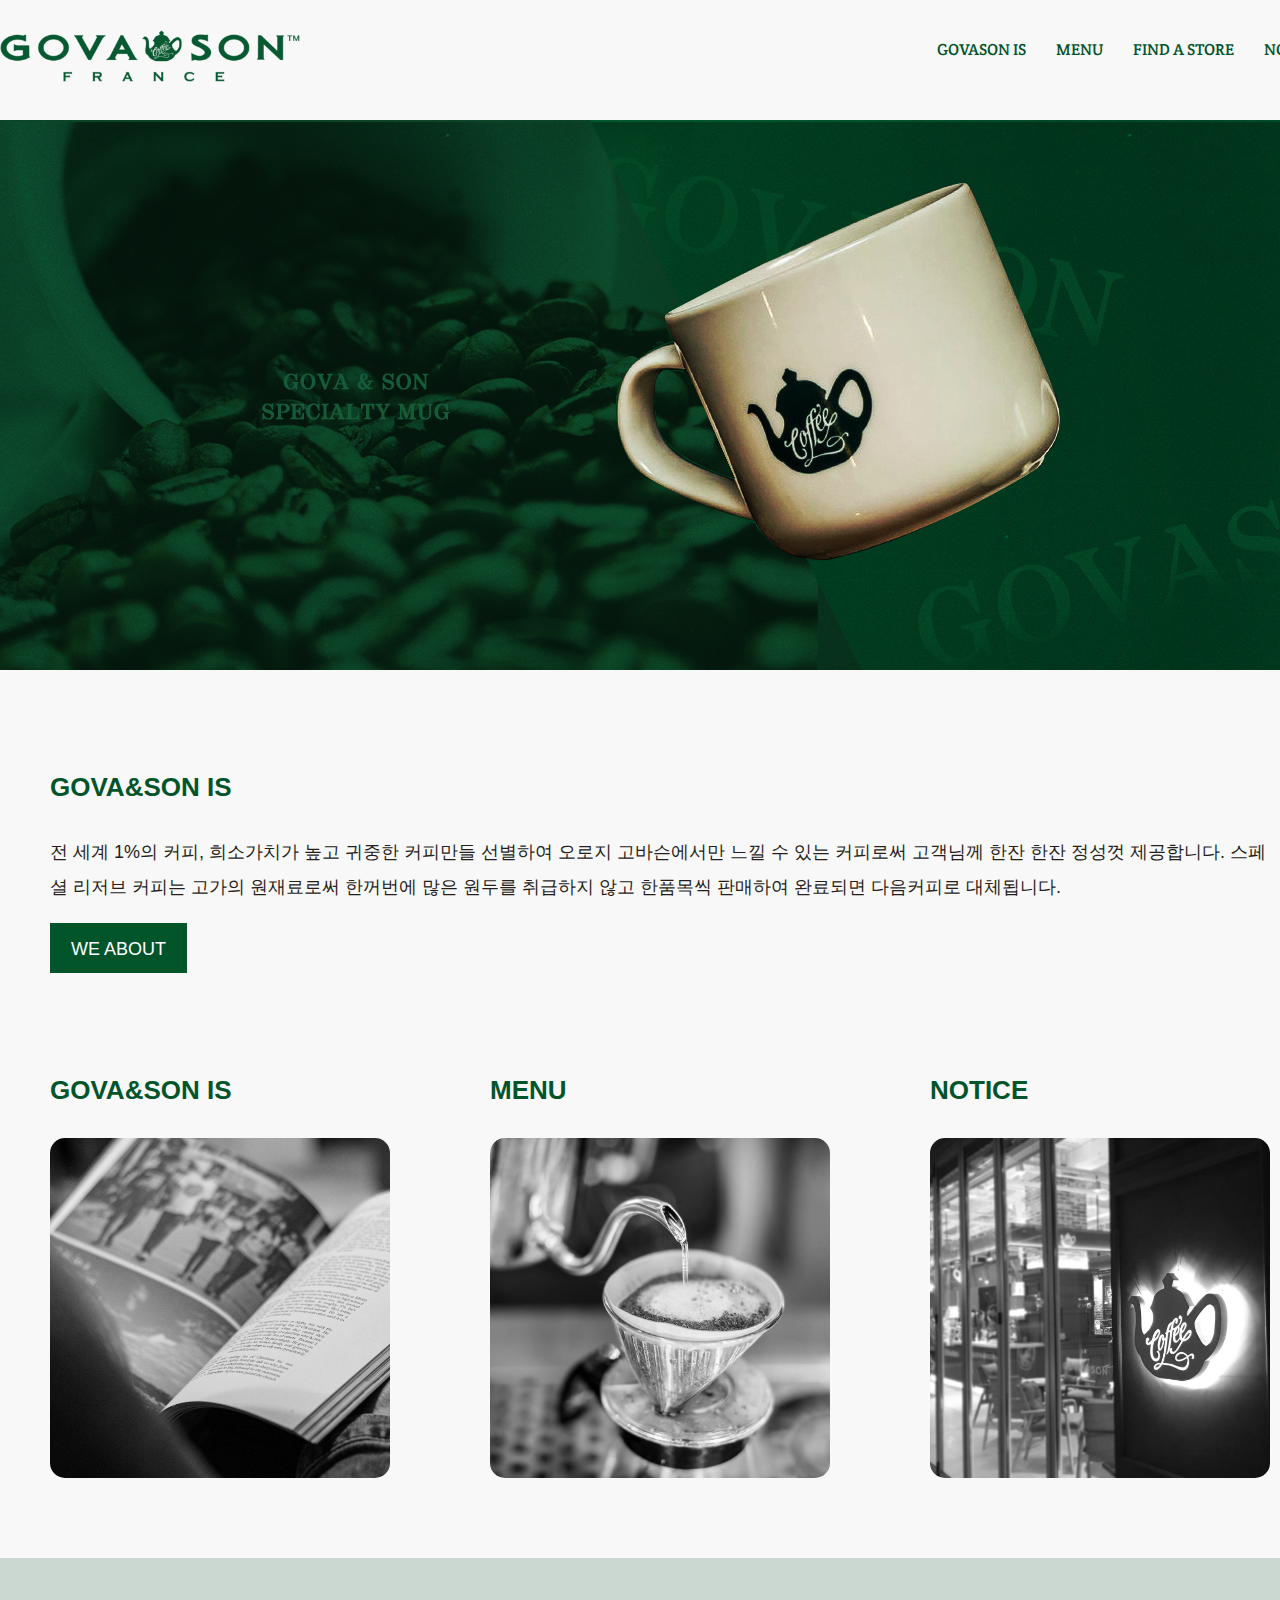
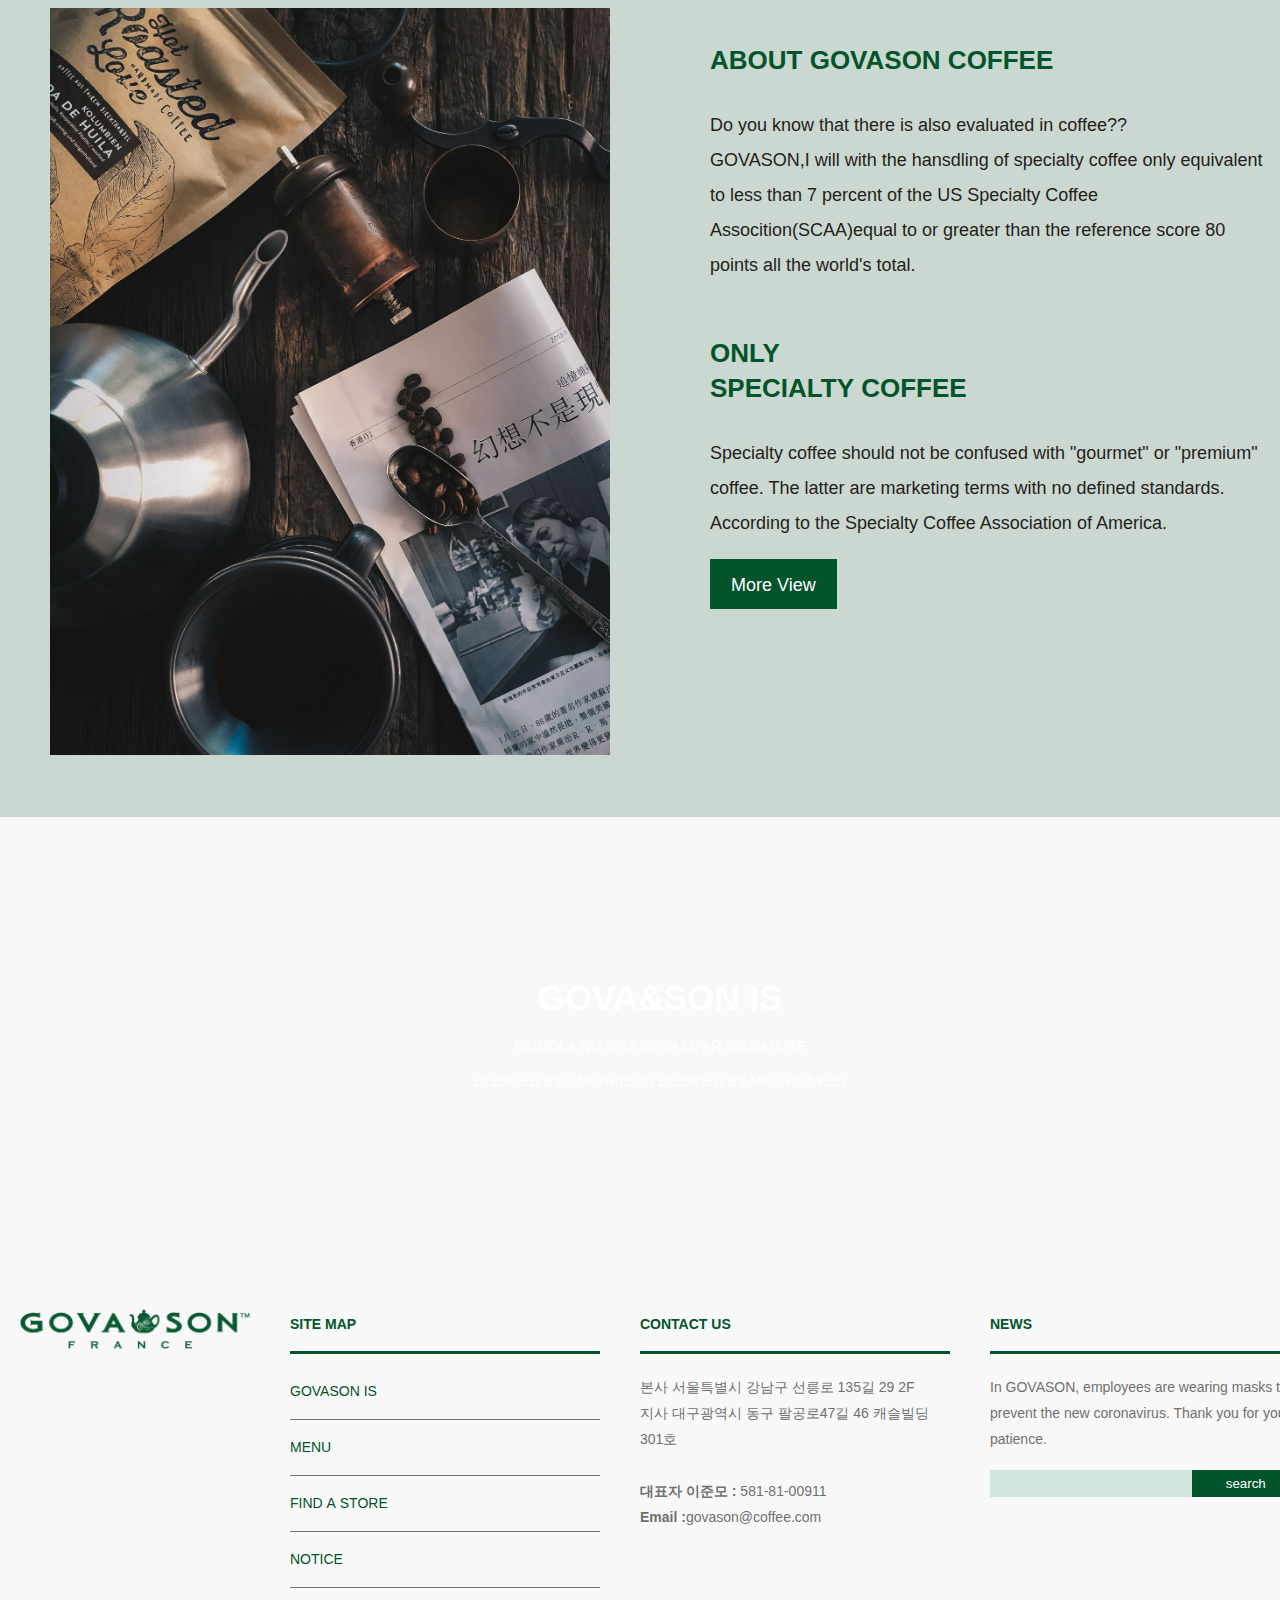
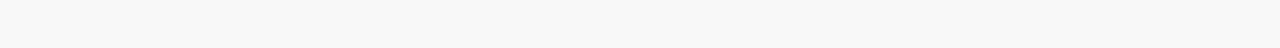
<file: index.html>
<!DOCTYPE html>
 <html lang="en">
 <head>
    <meta charset="UTF-8">
    <title>고바슨</title>
    <link rel="stylesheet" href="css/style.css">
    <script src="js/jquery.min.js"></script>
    <script src="js/common.js"></script>
     <!--[if lt IE 9]>
       <script src = "http://html5shiv.googlecode.com/svn/trunk/html5.js"></script>
     <![endif]-->
 </head>
 <body>
   <div id="wrap">
    <header id="header">
      <a href="index.html"><h1 id="top_logo"></h1></a>
      <nav id="top_nav">
        <ul>
          <li><a href="company/introduce.html">GOVASON&nbsp;IS</a>
            <ul class="sub_menu">
              <li><a href="company/introduce.html">We&nbsp;about</a></li>
              <li><a href="company/ci.html">BI</a></li>
              <li><a href="company/history.html">Coffee&nbsp;History</a></li>
            </ul>
          </li>
          <li><a href="product/product.html">MENU</a></li>
          <li><a href="gallery/gallery.html">FIND&nbsp;A&nbsp;STORE</a></li>
          <li><a href="community/notice.html">NOTICE</a>
          </li>
        </ul>
      </nav>
    </header>
    <main>
      <!--메인배너-->
      <div class="mainbanner"></div>
      <!--컨텐츠 영역-->
      <div class="container">
        <div class="content">
          <div class="inner">
            <div class="box Xitems_2">
              <div class="items">
                <h3 class="title">GOVA&SON&nbsp;IS</h3>
                <p>
                  전 세계 1%의 커피, 희소가치가 높고 귀중한 커피만들 선별하여
                  오로지 고바슨에서만 느낄 수 있는 커피로써 고객님께 한잔 한잔
                  정성껏 제공합니다. 스페셜 리저브 커피는 고가의 원재료로써
                  한꺼번에 많은 원두를 취급하지 않고 한품목씩 판매하여 완료되면
                  다음커피로 대체됩니다.
                </p>
                <a href="company/introduce.html" class="gbtn">WE ABOUT</a>
              </div>
            </div>
          </div>
          <div class="inner">
            <div class="box Xitems_2">

              <div class="items main_2">
                <h3 class="title">GOVA&SON&nbsp;IS</h3>
                <div class="post">
                  <img src="img/main/govasonIS.jpg" alt="thumb02" class="img-margin hover">
                  <div class="post_txt">
                    <p class="sub_dd">
                       고바슨은 미국 스페셜티커피협회(SCAA)기준 점수
                       80점 이상의 스페셜티 커피만을 취급합니다.
                    </p>
                    <a href="company/introduce.html" class="gbtn">MORE</a>
                  </div>
                </div>
              </div>
              <div class="items main_2">
                <h3 class="title">MENU</h3>
                <div class="post">
                  <img src="img/main/menu.jpg" alt="thumb02" class="img-margin">
                  <div class="post_txt">
                    <p class="sub_dd">
                       고바슨만의 짙은 커피향과 깊은 맛을 느낄 수 있는 커피와, 완벽한 조화를 이루는 디저트 메뉴를 만나보세요.
                    </p>
                    <a href="product/product.html" class="gbtn">MORE</a>
                  </div>
                </div>
              </div>
              <div class="items main_2">
                <h3 class="title">NOTICE</h3>
                <div class="post">
                  <img src="img/main/notice.jpg" alt="thumb02" class="img-margin hover">
                  <div class="post_txt">
                    <p class="sub_dd">
                       고바슨의 소식과 다양한 이벤트를 확인하실 수있습니다.
                    </p>
                    <a href="community/notice.html" class="gbtn">MORE</a>
                  </div>
                </div>
              </div>
            </div>
          </div>
          <div class="inner">
            <div class="box items_2 bg-gray">
              <div class="items">
                <img src="img/main/about_dd.jpg" alt="thumb02">
              </div>
              <div class="items">
                <br>
                <h3 class="title">ABOUT&nbsp;GOVASON&nbsp;COFFEE</h3>
                <p>Do you know that there is also evaluated in coffee??<br>
                GOVASON,I will with the hansdling of specialty coffee only equivalent to less than 7 percent of the US Specialty Coffee Assocition(SCAA)equal to or greater than the reference score 80 points all the world's total.
                </p>
                <br>
                <h3 class="title">ONLY<br>SPECIALTY&nbsp;COFFEE</h3>
                <p>
                  Specialty coffee should not be confused with "gourmet" or "premium" coffee.
                  The latter are marketing terms with no defined standards. According to the Specialty Coffee Association of America.
                </p>
                <a href="product/product.html" class="gbtn">More View</a>
              </div>
            </div>
          </div>
          <div class="inner">
              <h3 class="title">GOVA&SON&nbsp;IS</h3>
              <p>
                MOMOLA-ND 2019 GOVA&D'AR SIGNATURE<br>
                BLENDED BY J.MORRISON BLENDED BY MACHIDA KEN
              </p>
          </div>
        </div>
      </div>
    </main>
    <footer id="footer">
      <div class="footer_top">
        <!-- footer 상단 영역 -->
        <div class="container">
          <div class="row">
            <div class="column footer_logo">
              <!-- footer logo -->
              <h3><img src="img/govason_logo.png" alt="logo"></h3>
            </div>
            <div class="column">
              <!-- site map -->
              <h4>site map</h4>
              <ul>
                <li><a href="company/introduce.html">GOVASON&nbsp;IS</a></li>
                <li><a href="product/product.html">MENU</a></li>
                <li><a href="gallery/gallery.html">FIND&nbsp;A&nbsp;STORE</a></li>
                <li><a href="community/notice.html">NOTICE</a></li>
              </ul>
            </div>
            <div class="column">
              <!-- contact us -->
              <h4>CONTACT&nbsp;US</h4>
              <p>
                본사 서울특별시 강남구 선릉로 135길 29 2F<br>
                지사 대구광역시 동구 팔공로47길 46 캐슬빌딩 301호 <br>
                 <br>
                <strong>대표자 이준모&nbsp;:</strong><a href="tel:+82-1600-7252">
                  581-81-00911
                </a><br>
                <strong>Email&nbsp;:</strong><a href="mailto:mymail@naver.com">govason@coffee.com</a><br>
              </p>
            </div>
            <div class="column news">
              <!-- news -->
              <h4>news</h4>
              <p>
                In GOVASON, employees are wearing masks to
                prevent the new coronavirus.
                Thank you for you patience.
              </p>
              <form action="">
                <input type="search" name="search"><input type="submit" value="search">
              </form>
            </div>
          </div>
        </div>
      </div>
    </footer>
   </div>
 </body>
 </html>
</file>
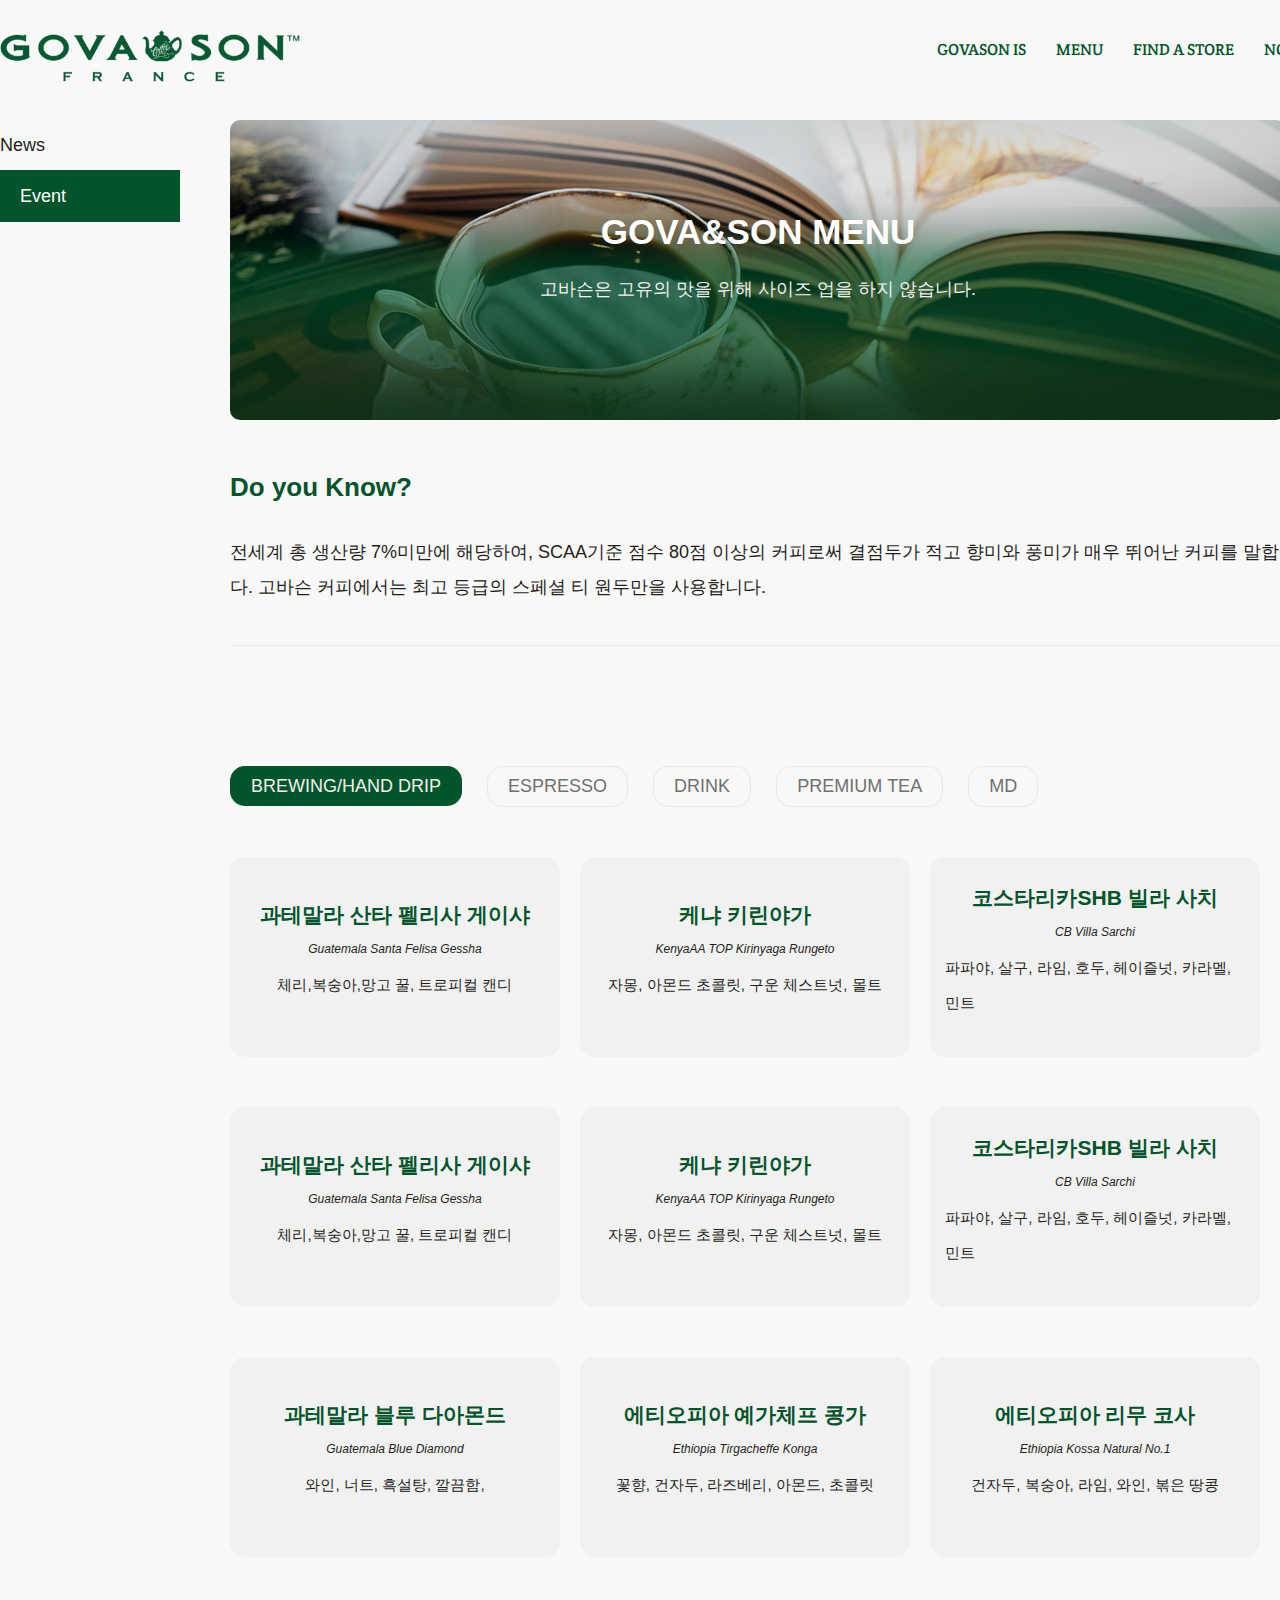
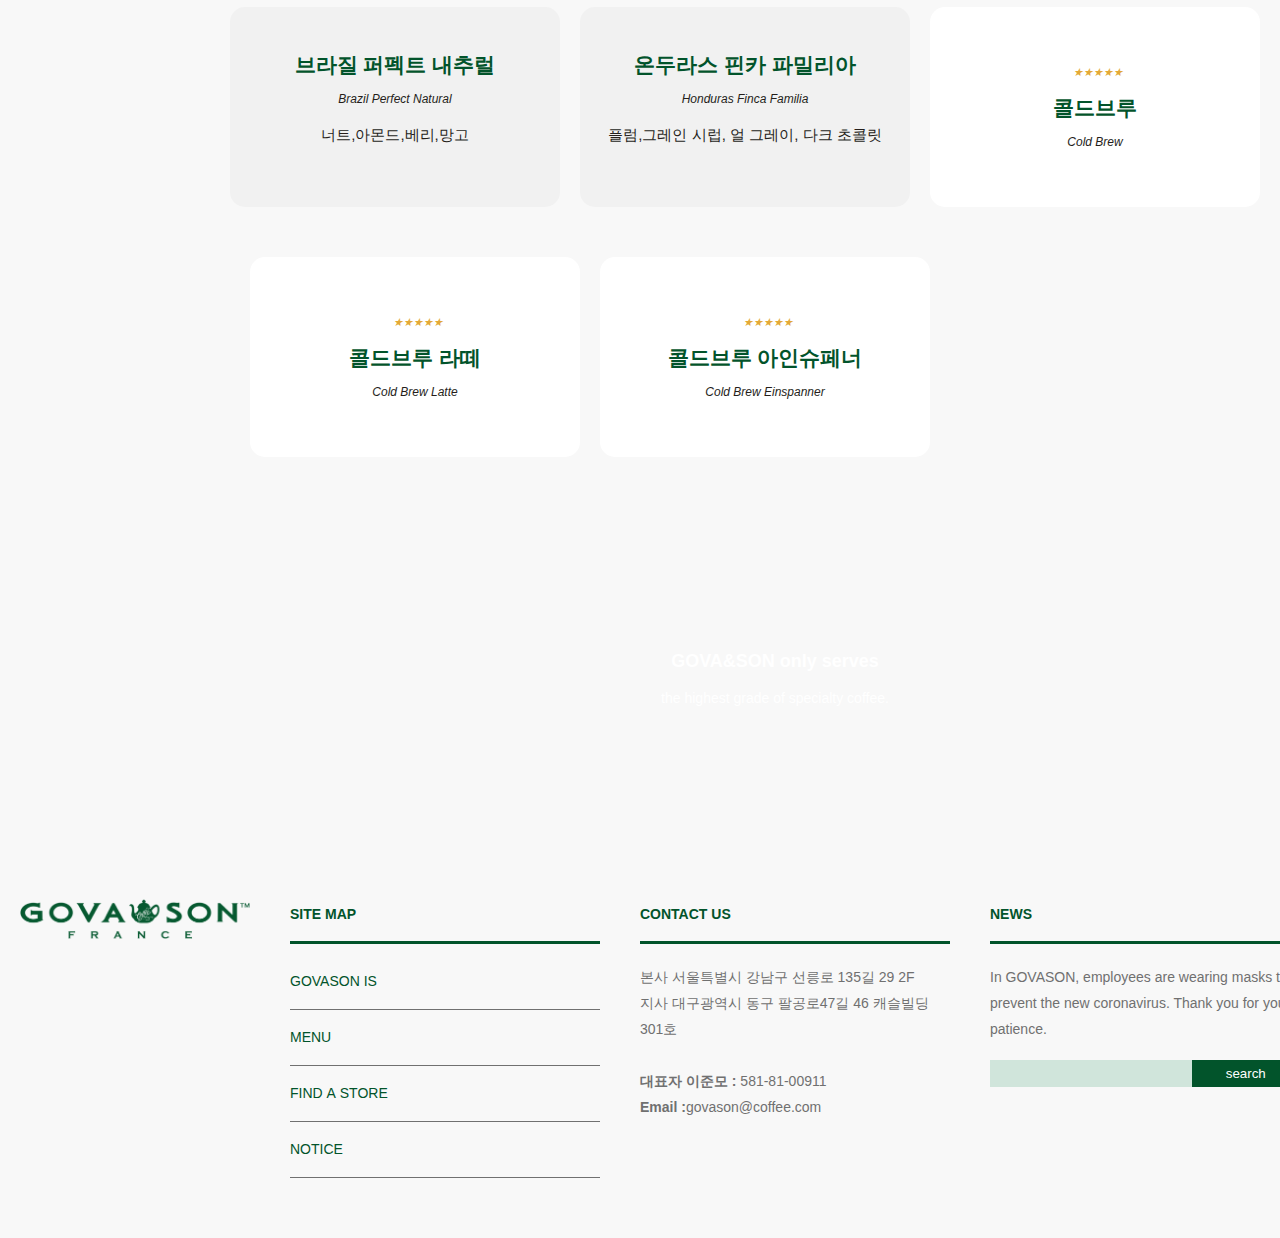
<file: community/faq.html>
<!DOCTYPE html>
<html lang="en">
<head>
   <meta charset="UTF-8">
   <title>Menu</title>
   <link rel="stylesheet" href="../css/style.css">
   <script src="../js/jquery.min.js"></script>
   <script src="../js/common.js"></script>
    <!--[if lt IE 9]>
      <script src = "http://html5shiv.googlecode.com/svn/trunk/html5.js"></script>
    <![endif]-->
</head>
<body class="subpage product">
  <div id="wrap">
    <header id="header">
      <a href="../index.html"><h1 id="top_logo"></h1></a>
      <nav id="top_nav">
        <ul>
          <li><a href="../company/introduce.html">GOVASON&nbsp;IS</a>
            <ul class="sub_menu">
              <li><a href="../company/introduce.html">We&nbsp;about</a></li>
              <li><a href="../company/ci.html">BI</a></li>
              <li><a href="../company/history.html">Coffee&nbsp;History</a></li>
            </ul>
          </li>
          <li><a href="../product/product.html">MENU</a></li>
          <li><a href="../gallery/gallery.html">FIND&nbsp;A&nbsp;STORE</a></li>
          <li><a href="../community/notice.html">NOTICE</a>
          </li>
        </ul>
      </nav>
    </header>
   <main>
     <!--컨텐츠 영역-->
     <div class="container">
       <!--왼쪽메뉴-->
       <aside id="lnb">
         <ul>
           <li><a href="../community/notice.html">News</a></li>
           <li><a class="on"  href="../community/faq.html">Event</a></li>
         </ul>
       </aside>
       <!--컨텐츠 본문-->
       <div class="content margin_top_padding">
         <div class="inner">
           <div class="box">
             <div class="items padding_0px">
               <div class="govasonIS">
                 <div class="tit_wrap">
                   <div class="title">GOVA&SON&nbsp;MENU</div>
                   <p>고바슨은 고유의 맛을 위해 사이즈 업을 하지 않습니다.</p>
                 </div>
               </div>
             </div>
             <div class="items">
               <h3 class="title">Do&nbsp;you&nbsp;Know?</h3>
               <p>
                 전세계 총 생산량 7%미만에 해당하여, SCAA기준 점수 80점 이상의 커피로써 결점두가 적고 향미와 풍미가 매우 뛰어난 커피를 말합니다.
                 고바슨 커피에서는 최고 등급의 스페셜 티 원두만을 사용합니다.
               </p>
               <div id="menu_content">
                 <nav id="menu_wrap">
                   <!-- tab1 -->
                   <input id="m_tap1" type="radio" name="tabs" checked>
                   <label  for="m_tap1">BREWING/HAND&nbsp;DRIP</label>
                   <!-- tab2 -->
                   <input id="m_tap2" type="radio" name="tabs">
                   <label  for="m_tap2">ESPRESSO</label>
                   <!-- tab3 -->
                   <input id="m_tap3" type="radio" name="tabs">
                   <label  for="m_tap3">DRINK</label>
                   <!-- tab3 -->
                   <input id="m_tap4" type="radio" name="tabs">
                   <label  for="m_tap4">PREMIUM&nbsp;TEA</label>
                   <!-- tab3 -->
                   <input id="m_tap5" type="radio" name="tabs">
                   <label  for="m_tap5">MD</label>
                   <!-- section_01 -->
                   <section id="content1">
                     <div class="coffe_txt">
                       <h3>과테말라 산타 펠리사 게이샤</h3>
                       <em>Guatemala Santa Felisa Gessha</em>
                       <p>체리,복숭아,망고 꿀, 트로피컬 캔디</p>
                     </div>
                     <div class="coffe_txt">
                       <h3>케냐 키린야가</h3>
                       <em>KenyaAA TOP Kirinyaga Rungeto</em>
                       <p>자몽, 아몬드 초콜릿, 구운 체스트넛, 몰트</p>
                     </div>
                     <div class="coffe_txt">
                       <h3>코스타리카SHB 빌라 사치</h3>
                       <em>CB Villa Sarchi</em>
                       <p>파파야, 살구, 라임, 호두, 헤이즐넛, 카라멜, 민트</p>
                     </div>
                     <div class="coffe_txt">
                       <h3>과테말라 산타 펠리사 게이샤</h3>
                       <em>Guatemala Santa Felisa Gessha</em>
                       <p>체리,복숭아,망고 꿀, 트로피컬 캔디</p>
                     </div>
                     <div class="coffe_txt">
                       <h3>케냐 키린야가</h3>
                       <em>KenyaAA TOP Kirinyaga Rungeto</em>
                       <p>자몽, 아몬드 초콜릿, 구운 체스트넛, 몰트</p>
                     </div>
                     <div class="coffe_txt">
                       <h3>코스타리카SHB 빌라 사치</h3>
                       <em>CB Villa Sarchi</em>
                       <p>파파야, 살구, 라임, 호두, 헤이즐넛, 카라멜, 민트</p>
                     </div>
                     <div class="coffe_txt">
                       <h3>과테말라 블루 다아몬드</h3>
                       <em>Guatemala Blue Diamond</em>
                       <p>와인, 너트, 흑설탕, 깔끔함, </p>
                     </div>
                     <div class="coffe_txt">
                       <h3>에티오피아 예가체프 콩가</h3>
                       <em>Ethiopia Tirgacheffe Konga</em>
                       <p>꽃향, 건자두, 라즈베리, 아몬드, 초콜릿 </p>
                     </div>
                     <div class="coffe_txt">
                       <h3>에티오피아 리무 코사</h3>
                       <em>Ethiopia Kossa Natural No.1</em>
                       <p>건자두, 복숭아, 라임, 와인, 볶은 땅콩</p>
                     </div>
                     <div class="coffe_txt">
                       <h3>브라질 퍼펙트 내추럴</h3>
                       <em>Brazil Perfect Natural</em>
                       <p>너트,아몬드,베리,망고</p>
                     </div>
                     <div class="coffe_txt">
                       <h3>온두라스 핀카 파밀리아</h3>
                       <em>Honduras Finca Familia</em>
                       <p>플럼,그레인 시럽, 얼 그레이, 다크 초콜릿</p>
                     </div>
                     <div class="coffe_txt w_bg">
                       <em class="only_menu_txt">★★★★★</em>
                       <h3>콜드브루</h3>
                       <em>Cold Brew</em>
                     </div>
                     <div class="coffe_txt w_bg">
                       <em class="only_menu_txt">★★★★★</em>
                       <h3>콜드브루 라떼</h3>
                       <em>Cold Brew Latte</em>
                     </div>
                     <div class="coffe_txt w_bg">
                       <em class="only_menu_txt">★★★★★</em>
                       <h3>콜드브루 아인슈페너</h3>
                       <em>Cold Brew Einspanner</em>
                     </div>
                   </section>
                   <section id="content2" >
                     <div class="coffe_txt txt_left">
                       <h3>고바 수프림  <em class="only_menu_txt">GOVA Supreme</em></h3>
                       <p>
                         삼미의 밸런스가 좋으며 잘 익은 열대과일 향, 긴여운을 남기는 초코릿 바디, 최상급 커피 원두의 스페셜 블렌딩 커피입니다.
                       </p>
                     </div>
                     <div class="coffe_txt txt_left">
                       <h3>드아르<em class="only_menu_txt">d'AR</em></h3>
                       <p class="txt_left">
                         다크 초콜리소가 깊은 바디감, 풍부하고 부드러운 맛을 느끼실 수 있습니다.
                       </p>
                     </div>
                     <div class="coffe_txt txt_left">
                       <h3>
                         오루즈
                         <em class="only_menu_txt">
                           O'Rouge
                         </em>
                       </h3>
                       <p>
                         모카와 초콜릿의 바디감과 오렌지 산미의 스페셜티 커피입니다.
                       </p>
                     </div>
                     <div class="coffe_txt txt_left">
                       <h3>고바 수푸림 라떼
                         <em class="only_menu_txt">
                         GOVA Supreme Latte
                         </em>
                     </h3>

                       <p>
                         최상급 커피원두의 스페셜 브렌딩 커피 고바 수푸림과 고소한 우유의 조화
                       </p>
                     </div>
                     <div class="coffe_txt txt_left">
                       <h3>모모라<em class="only_menu_txt">MOMOLA-nd</em></h3>
                       <p>
                         다크 초콜릿, 모카 바디감과 오렌지 산미의 스페셜티 커피
                       </p>
                     </div>
                     <div class="coffe_txt txt_left">
                       <h3>모모라 라떼<em class="only_menu_txt"> MOMOLA-nd Latte</em></h3>
                       <p>
                         모모라의 섬세함에 우유의 고소함과 달콤함이 더해져 품격있는 향미와 질감의 밸런스를 보여줍니다.
                       </p>
                     </div>
                     <div class="coffe_txt w_bg">
                       <em class="only_menu_txt">★★★★★</em>
                       <h3>아이스크림 라떼</h3>
                       <em>Ice cream Latte</em>
                     </div>
                     <div class="coffe_txt w_bg">
                       <em class="only_menu_txt">★★★★★</em>
                       <h3>메르 드 허드슨</h3>
                       <em>Mer de Hudson(Hand Drip)</em>
                       <p>다크초콜릿 바디감의 최상금 내추럴 커피</p>
                     </div>
                     <div class="coffe_txt w_bg">
                       <em class="only_menu_txt">★★★★★</em>
                       <h3>에스프레소</h3>
                       <em>Cold Brew</em>
                       <p>세가지 원두 중 한 가지를 선택하실 수있습니다.</p>
                     </div>
                     <div class="coffe_txt title_bg">
                       <h3>GOVA&SON only serves</h3>
                       <em>
                         the highest grade of specialty coffee.
                       </em>
                     </div>
                     <div class="img_wrap">
                       <div class="img_item">
                         <img class="item_img espresso_01"  alt="">
                         <div class="title">
                           비엔나&nbsp;커피
                         </div>
                       </div>
                       <div class="img_item">
                         <img class="item_img espresso_02"  alt="">
                         <div class="title">
                           카푸치노
                         </div>
                       </div>
                       <div class="img_item">
                         <img class="item_img espresso_03"  alt="">
                         <div class="title">
                           카페모카
                         </div>
                       </div>
                     </div>
                     <div class="img_wrap">
                       <div class="img_item">
                         <img class="item_img espresso_04"  alt="">
                         <div class="title">
                           바닐라&nbsp;카페라떼
                         </div>
                       </div>
                       <div class="img_item">
                         <img class="item_img espresso_05"  alt="">
                         <div class="title">
                           카라멜&nbsp;마키아토
                         </div>
                       </div>
                       <div class="img_item">
                         <img class="item_img espresso_06"  alt="">
                         <div class="title">
                           바닐라&nbsp;카푸치
                         </div>
                       </div>
                     </div>
                   </section>
                   <section id="content3">
                     <div class="img_wrap">
                       <div class="img_item">
                         <img class="item_img drink_01"  alt="">
                         <div class="title menu_tit">
                           오곡&nbsp;라떼
                         </div>
                       </div>
                       <div class="img_item">
                         <img class="item_img drink_02"  alt="">
                         <div class="title menu_tit">
                           키위&nbsp;생과일&nbsp;주스
                         </div>
                       </div>
                       <div class="img_item">
                         <img class="item_img drink_03"  alt="">
                         <div class="title menu_tit">
                           제주&nbsp;감귤&nbsp;생과일주스
                         </div>
                       </div>
                     </div>
                     <div class="img_wrap">
                       <div class="img_item">
                         <img class="item_img drink_04"  alt="">
                         <div class="title menu_tit">
                             자몽&nbsp;생과일 주스
                         </div>
                       </div>
                       <div class="img_item">
                         <img class="item_img drink_05"  alt="">
                         <div class="title menu_tit">
                           오미자&nbsp;티
                         </div>
                       </div>
                       <div class="img_item">
                         <img class="item_img drink_06"  alt="">
                         <div class="title menu_tit">
                           레몬&nbsp;티
                         </div>
                       </div>
                     </div>
                     <div class="img_wrap">
                       <div class="img_item">
                         <img class="item_img drink_07"  alt="">
                         <div class="title menu_tit">
                           플레인스무디&nbsp;요거트
                         </div>
                       </div>
                       <div class="img_item">
                         <img class="item_img drink_08"  alt="">
                         <div class="title menu_tit">
                           블루베리스무디&nbsp;요거트
                         </div>
                       </div>
                       <div class="img_item">
                         <img class="item_img drink_09"  alt="">
                         <div class="title menu_tit">
                           오미자&nbsp;에이드
                         </div>
                       </div>
                     </div>
                     <div class="img_wrap">
                       <div class="img_item">
                         <img class="item_img drink_10"  alt="">
                         <div class="title menu_tit">
                           민트초코&nbsp;프라페
                         </div>
                       </div>
                       <div class="img_item">
                         <img class="item_img drink_11"  alt="">
                         <div class="title menu_tit">
                           자바칩&nbsp;초코&nbsp;프라페
                         </div>
                       </div>
                       <div class="img_item">
                         <img class="item_img drink_12"  alt="">
                         <div class="title menu_tit">
                           바닐라&nbsp;카푸치노
                         </div>
                       </div>
                     </div>
                     <div class="img_wrap">
                       <div class="img_item">
                         <img class="item_img drink_13"  alt="">
                         <div class="title menu_tit">
                           바닐라&nbsp;카페라뗴
                         </div>
                       </div>
                       <div class="img_item">
                         <img class="item_img drink_14"  alt="">
                         <div class="title menu_tit">
                           카라멜&nbsp;마끼아토
                         </div>
                       </div>
                       <div class="img_item">
                         <img class="item_img drink_15"  alt="">
                         <div class="title menu_tit">
                           바닐라&nbsp;카푸치노
                         </div>
                       </div>
                     </div>
                   </section>
                   <section id="content4">
                     <br><br>
                     <h3 class="title">Premium&nbsp;Tea&nbsp;TAVALON</h3>
                     <p>
                       뉴욕 맨하탄에서 시작된 타바론<br>
                       티 소믈리에가 직접 블렌딩한 프리미엄 디자인
                     </p>
                     <div class="hover_img_wrap">
                       <div class="img_list_cover">
                         <div class="img_list_wrap">
                           <div class="img_wrap2">
                           </div>
                         </div>
                         <div class="title">허브차</div>
                       </div>
                       <div class="img_list_cover">
                         <div class="img_list_wrap">
                           <div class="img_wrap2 tea_03">
                           </div>
                         </div>
                         <div class="title">녹차</div>
                       </div>
                       <div class="img_list_cover">
                         <div class="img_list_wrap">
                           <div class="img_wrap2 tea_04">
                           </div>
                         </div>
                         <div class="title">홍차</div>
                       </div>
                       <div class="img_list_cover">
                         <div class="img_list_wrap">
                           <div class="img_wrap2 tea_02">
                           </div>
                         </div>
                         <div class="title">우롱차</div>
                       </div>
                     </div>
                   </section>
                   <section id="content5">
                     <br><br>
                     <h3 class="title">Specialty&nbsp;GOVA&SON&nbsp;MD</h3>
                     <p>
                       언제 어디서나 고바슨과 함께 해보세요.
                     </p>
                     <div class="hover_img_wrap">
                       <div class="img_list_cover">
                         <div class="img_list_wrap size_list">
                           <div class="img_wrap2 md_01">
                           </div>
                         </div>
                       </div>
                       <div class="img_list_cover">
                         <div class="img_list_wrap size_list">
                           <div class="img_wrap2 md_02">
                           </div>
                         </div>
                       </div>
                       <div class="img_list_cover">
                         <div class="img_list_wrap size_list">
                           <div class="img_wrap2 md_03">
                           </div>
                         </div>
                       </div>

                     </div>
                   </section>
                 </nav>
               </div>
             </div>
           </div>
         </div>
         <div class="bottom_banner">
             <h3 class="title">GOVA&SON&nbsp;only serves</h3>
             <p>
               the highest grade of specialty coffee.
             </p>
         </div>
       </div>
     </div>
   </main>

   <footer id="footer">
     <div class="footer_top">
       <!-- footer 상단 영역 -->
       <div class="container">
         <div class="row">
           <div class="column footer_logo">
             <!-- footer logo -->
             <h3><img src="../img/govason_logo.png" alt="logo"></h3>
           </div>
           <div class="column">
             <!-- site map -->
             <h4>site map</h4>
             <ul>
               <li><a href="../company/introduce.html">GOVASON&nbsp;IS</a></li>
               <li><a href="../product/product.html">MENU</a></li>
               <li><a href="../gallery/gallery.html">FIND&nbsp;A&nbsp;STORE</a></li>
               <li><a href="../community/notice.html">NOTICE</a></li>
             </ul>
           </div>
           <div class="column">
             <!-- contact us -->
             <h4>CONTACT&nbsp;US</h4>
             <p>
               본사 서울특별시 강남구 선릉로 135길 29 2F<br>
               지사 대구광역시 동구 팔공로47길 46 캐슬빌딩 301호 <br>
                <br>
               <strong>대표자 이준모&nbsp;:</strong><a href="tel:+82-1600-7252">
                 581-81-00911
               </a><br>
               <strong>Email&nbsp;:</strong><a href="mailto:mymail@naver.com">govason@coffee.com</a><br>
             </p>
           </div>
           <div class="column news">
             <!-- news -->
             <h4>news</h4>
             <p>
               In GOVASON, employees are wearing masks to
               prevent the new coronavirus.
               Thank you for you patience.
             </p>
             <form action="">
               <input type="search" name="search"><input type="submit" value="search">
             </form>
           </div>
         </div>
       </div>
     </div>
   </footer>
  </div>
</body>
</html>
</file>
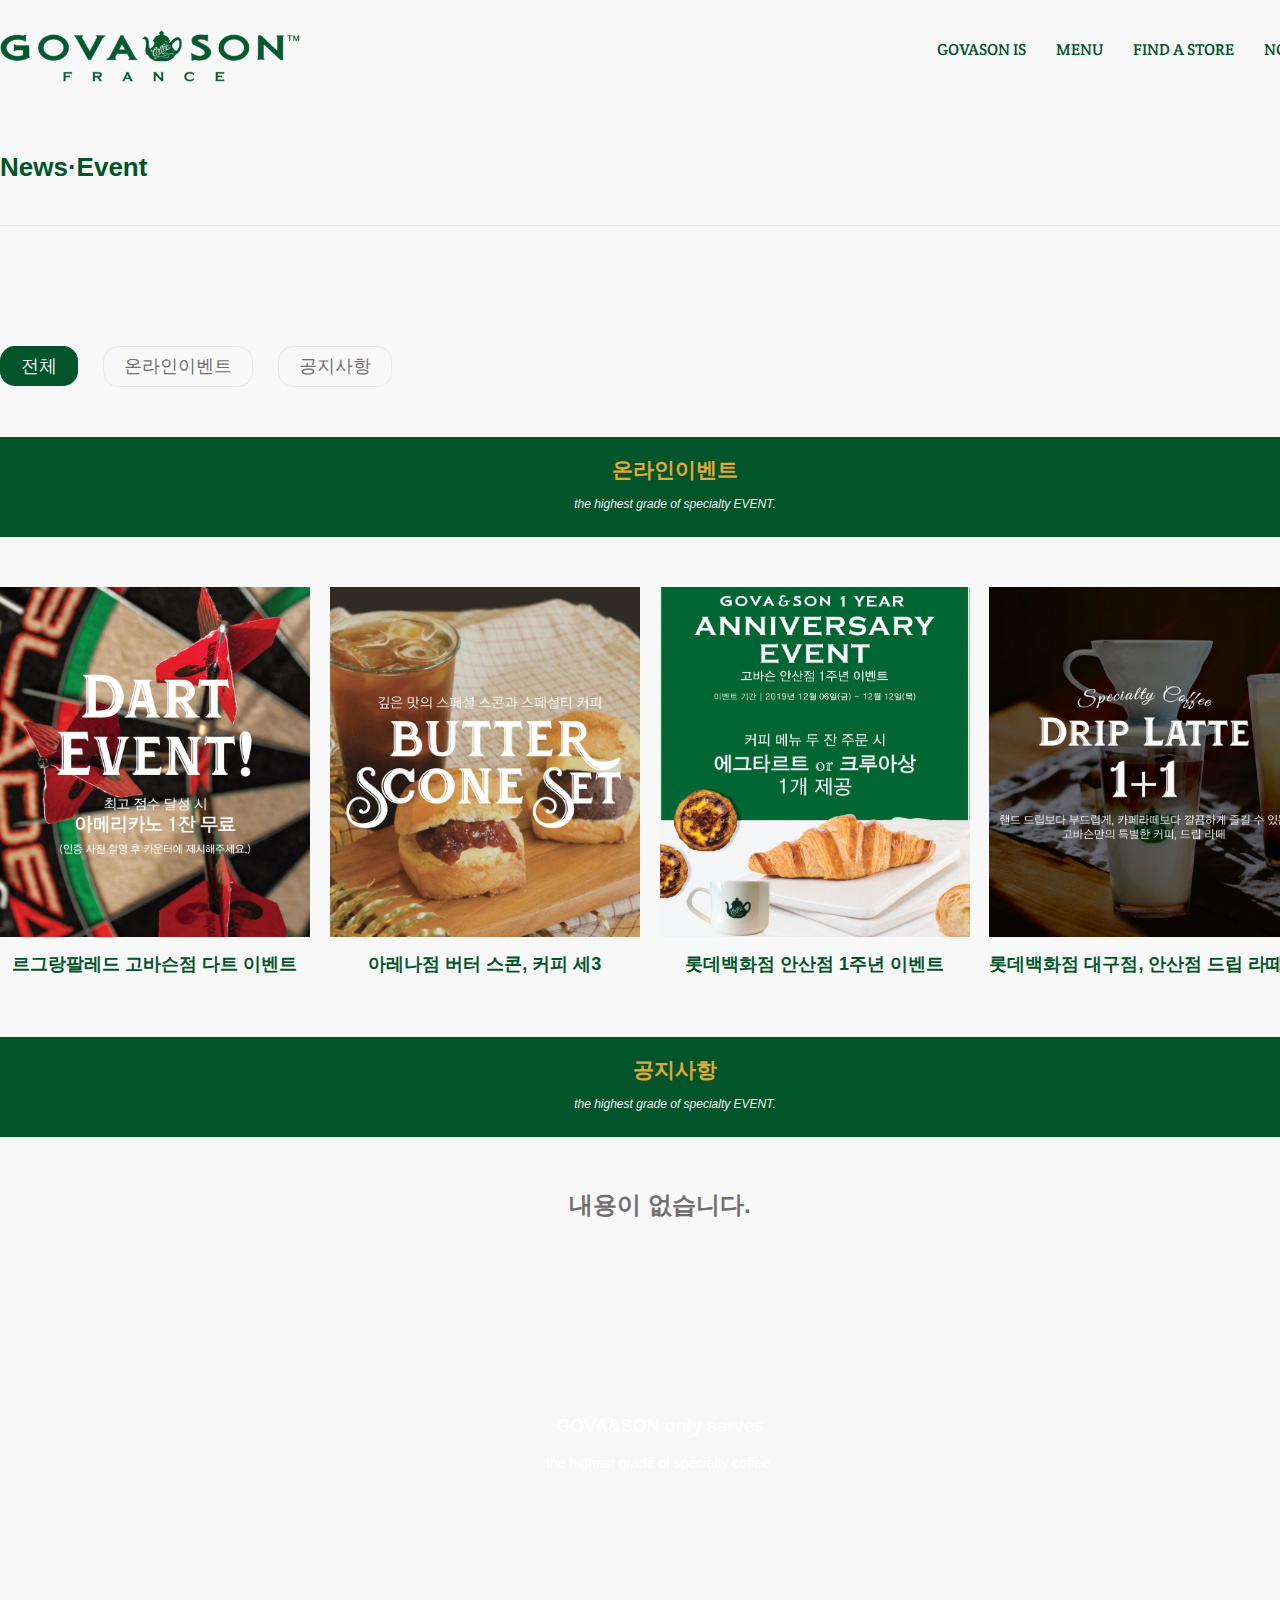
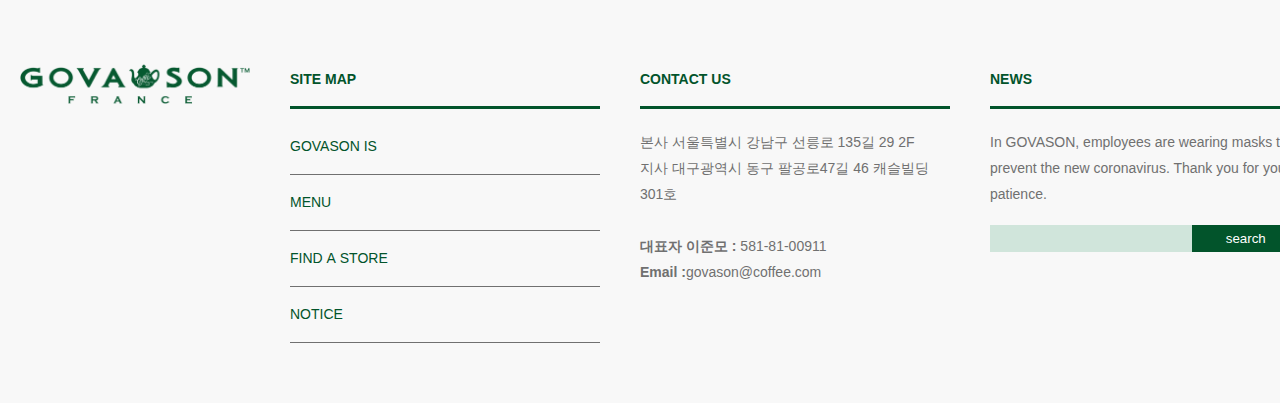
<file: community/notice.html>
<!DOCTYPE html>
<html lang="en">
<head>
   <meta charset="UTF-8">
   <title>NOTICE</title>
   <link rel="stylesheet" href="../css/style.css">
   <script src="../js/jquery.min.js"></script>
   <script src="../js/common.js"></script>
    <!--[if lt IE 9]>
      <script src = "http://html5shiv.googlecode.com/svn/trunk/html5.js"></script>
    <![endif]-->
</head>
<body class="subpage product">
  <div id="wrap">
    <header id="header">
      <a href="../index.html"><h1 id="top_logo"></h1></a>
      <nav id="top_nav">
        <ul>
          <li><a href="../company/introduce.html">GOVASON&nbsp;IS</a>
            <ul class="sub_menu">
              <li><a href="../company/introduce.html">We&nbsp;about</a></li>
              <li><a href="../company/ci.html">BI</a></li>
              <li><a href="../company/history.html">Coffee&nbsp;History</a></li>
            </ul>
          </li>
          <li><a href="../product/product.html">MENU</a></li>
          <li><a href="../gallery/gallery.html">FIND&nbsp;A&nbsp;STORE</a></li>
          <li><a href="../community/notice.html">NOTICE</a>
          </li>
        </ul>
      </nav>
    </header>
   <main>
     <!--컨텐츠 영역-->
     <div class="container">
       <!--왼쪽메뉴-->
       <!--컨텐츠 본문-->
       <div class="content margin_top_padding">
         <div class="inner">
           <div class="box">
             <div class="items padding_0px">
             </div>
             <div class="items">
               <h3 class="title">News&middot;Event</h3>
               <div id="menu_content">
                 <nav id="menu_wrap">
                   <!-- tab1 -->
                   <input id="m_tap1" type="radio" name="tabs" checked>
                   <label  for="m_tap1">전체</label>
                   <!-- tab2 -->
                   <input id="m_tap2" type="radio" name="tabs">
                   <label  for="m_tap2">온라인이벤트</label>
                   <!-- tab3 -->
                   <input id="m_tap3" type="radio" name="tabs">
                   <label  for="m_tap3">공지사항</label>
                   <!-- section_01 -->
                   <section id="content1">
                     <div class="coffe_txt title_bg">
                       <h3>온라인이벤트</h3>
                       <em>
                         the highest grade of specialty EVENT.
                       </em>
                     </div>
                     <div class="hover_img_wrap">
                       <div class="img_list_cover">
                         <div class="img_list_wrap size_list2">
                           <div class="img_wrap2 event01">
                           </div>
                         </div>
                         <div class="title">르그랑팔레드 고바슨점 다트 이벤트</div>
                       </div>
                       <div class="img_list_cover">
                         <div class="img_list_wrap size_list2">
                           <div class="img_wrap2 event02">
                           </div>
                         </div>
                         <div class="title">아레나점 버터 스콘, 커피 세3</div>
                       </div>
                       <div class="img_list_cover">
                         <div class="img_list_wrap size_list2">
                           <div class="img_wrap2 event03">
                           </div>
                         </div>
                         <div class="title">롯데백화점 안산점 1주년 이벤트</div>
                       </div>
                       <div class="img_list_cover">
                         <div class="img_list_wrap size_list2">
                           <div class="img_wrap2 event04">
                           </div>
                         </div>
                         <div class="title">롯데백화점 대구점, 안산점 드립 라떼 1+1</div>
                       </div>
                     </div>
                     <div class="coffe_txt title_bg">
                       <h3>공지사항</h3>
                       <em>
                         the highest grade of specialty EVENT.
                       </em>
                     </div>
                     <div class="notice_dd">
                       내용이 없습니다.
                     </div>
                   </section>

                   <section id="content2">
                     <div class="coffe_txt title_bg">
                       <h3>온라인이벤트</h3>
                       <em>
                         the highest grade of specialty EVENT.
                       </em>
                     </div>
                     <div class="hover_img_wrap">
                       <div class="img_list_cover">
                         <div class="img_list_wrap size_list2">
                           <div class="img_wrap2 event01">
                           </div>
                         </div>
                         <div class="title">르그랑팔레드 고바슨점 다트 이벤트</div>
                       </div>
                       <div class="img_list_cover">
                         <div class="img_list_wrap size_list2">
                           <div class="img_wrap2 event02">
                           </div>
                         </div>
                         <div class="title">아레나점 버터 스콘, 커피 세3</div>
                       </div>
                       <div class="img_list_cover">
                         <div class="img_list_wrap size_list2">
                           <div class="img_wrap2 event03">
                           </div>
                         </div>
                         <div class="title">롯데백화점 안산점 1주년 이벤트</div>
                       </div>
                       <div class="img_list_cover">
                         <div class="img_list_wrap size_list2">
                           <div class="img_wrap2 event04">
                           </div>
                         </div>
                         <div class="title">롯데백화점 대구점, 안산점 드립 라떼 1+1</div>
                       </div>
                     </div>
                   </section>
                   <section id="content3">
                     <div class="coffe_txt title_bg">
                       <h3>공지사항</h3>
                       <em>
                         the highest grade of specialty EVENT.
                       </em>
                     </div>
                     <div class="notice_dd">
                       <p>내용이 없습니다</p>
                     </div>
                   </section>
                 </nav>
               </div>
             </div>
           </div>
         </div>
         <div class="bottom_banner">
             <h3 class="title">GOVA&SON&nbsp;only serves</h3>
             <p>
               the highest grade of specialty coffee.
             </p>
         </div>
       </div>
     </div>
   </main>

   <footer id="footer">
     <div class="footer_top">
       <!-- footer 상단 영역 -->
       <div class="container">
         <div class="row">
           <div class="column footer_logo">
             <!-- footer logo -->
             <h3><img src="../img/govason_logo.png" alt="logo"></h3>
           </div>
           <div class="column">
             <!-- site map -->
             <h4>site map</h4>
             <ul>
               <li><a href="../company/introduce.html">GOVASON&nbsp;IS</a></li>
               <li><a href="../product/product.html">MENU</a></li>
               <li><a href="../gallery/gallery.html">FIND&nbsp;A&nbsp;STORE</a></li>
               <li><a href="../community/notice.html">NOTICE</a></li>
             </ul>
           </div>
           <div class="column">
             <!-- contact us -->
             <h4>CONTACT&nbsp;US</h4>
             <p>
               본사 서울특별시 강남구 선릉로 135길 29 2F<br>
               지사 대구광역시 동구 팔공로47길 46 캐슬빌딩 301호 <br>
                <br>
               <strong>대표자 이준모&nbsp;:</strong><a href="tel:+82-1600-7252">
                 581-81-00911
               </a><br>
               <strong>Email&nbsp;:</strong><a href="mailto:mymail@naver.com">govason@coffee.com</a><br>
             </p>
           </div>
           <div class="column news">
             <!-- news -->
             <h4>news</h4>
             <p>
               In GOVASON, employees are wearing masks to
               prevent the new coronavirus.
               Thank you for you patience.
             </p>
             <form action="">
               <input type="search" name="search"><input type="submit" value="search">
             </form>
           </div>
         </div>
       </div>
     </div>
   </footer>
  </div>
</body>
</html>
</file>
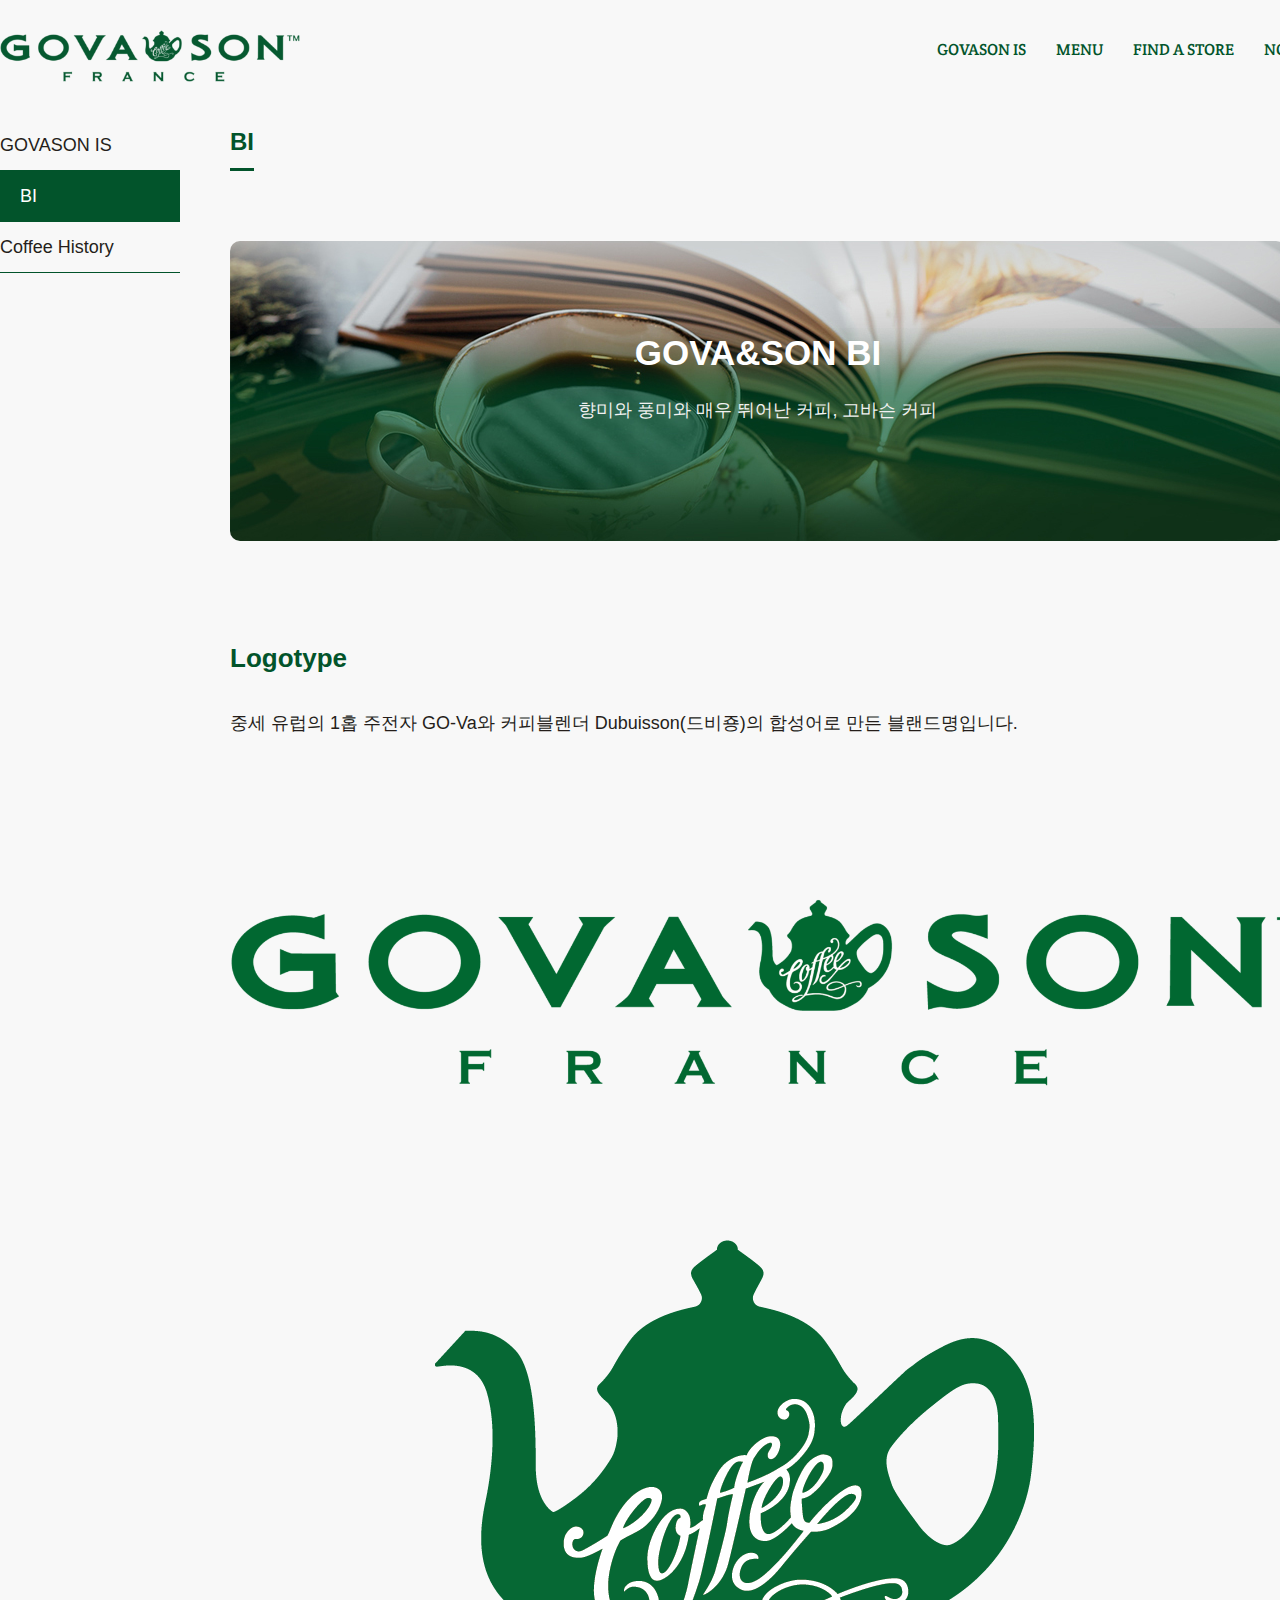
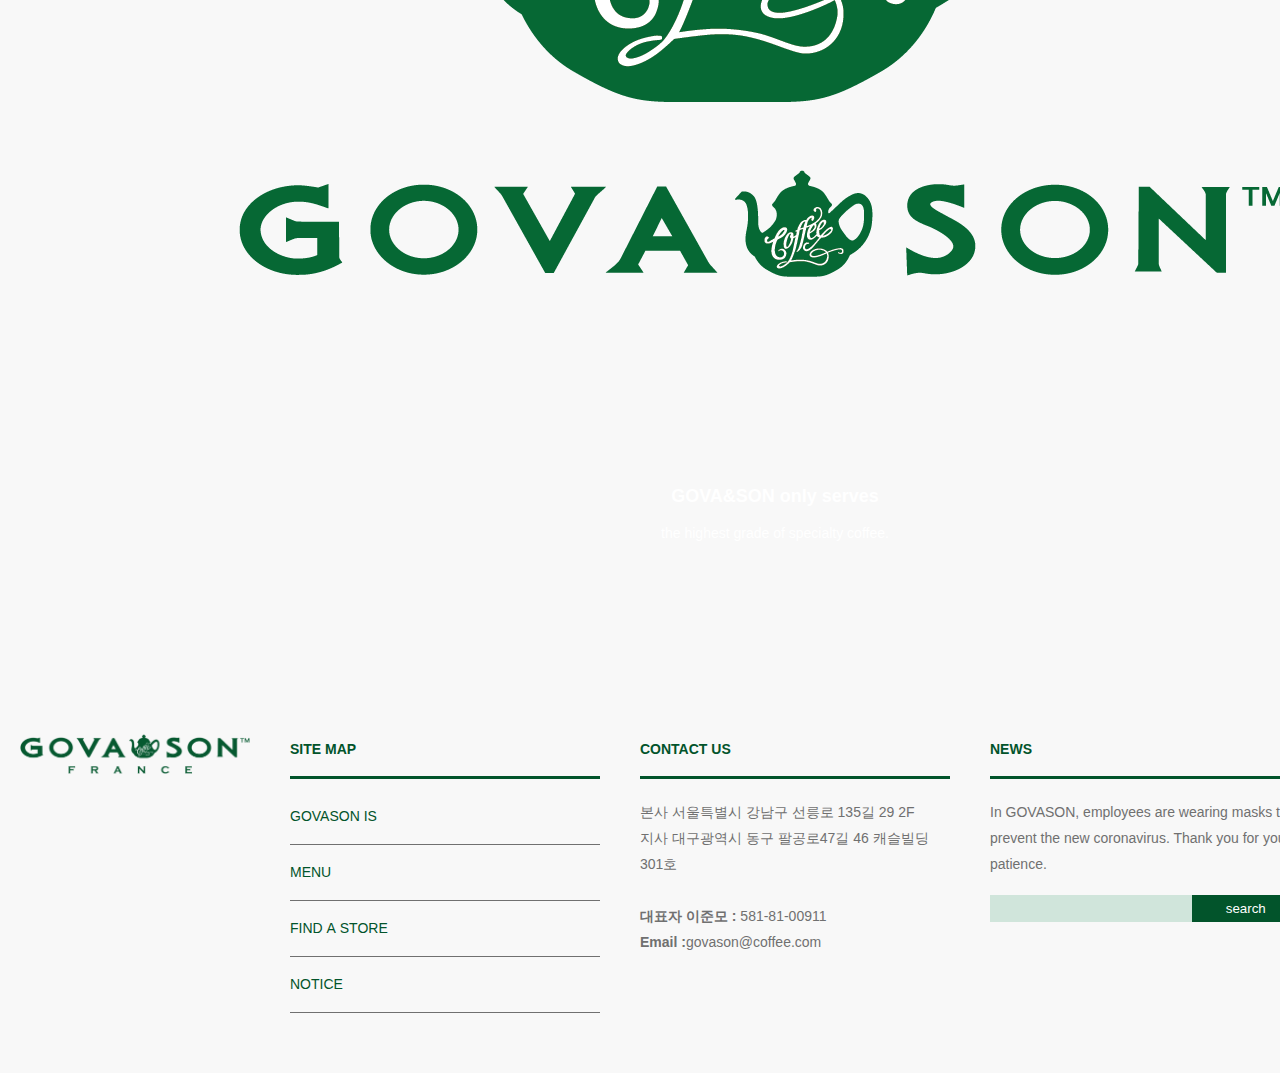
<file: company/ci.html>
<!DOCTYPE html>
 <html lang="en">
 <head>
    <meta charset="UTF-8">
    <title>ci</title>
    <link rel="stylesheet" href="../css/style.css">
    <script src="../js/jquery.min.js"></script>
    <script src="../js/common.js"></script>
     <!--[if lt IE 9]>
       <script src = "http://html5shiv.googlecode.com/svn/trunk/html5.js"></script>
     <![endif]-->
 </head>
 <body class="subpage">
   <div id="wrap">
     <header id="header">
       <a href="../index.html"><h1 id="top_logo"></h1></a>
       <nav id="top_nav">
         <ul>
           <li><a href="../company/introduce.html">GOVASON&nbsp;IS</a>
             <ul class="sub_menu">
               <li><a href="../company/introduce.html">We&nbsp;about</a></li>
               <li><a href="../company/ci.html">BI</a></li>
               <li><a href="../company/history.html">Coffee&nbsp;History</a></li>
             </ul>
           </li>
           <li><a href="../product/product.html">MENU</a></li>
           <li><a href="../gallery/gallery.html">FIND&nbsp;A&nbsp;STORE</a></li>
           <li><a href="../community/notice.html">NOTICE</a>
           </li>
         </ul>
       </nav>
     </header>
    <main>
      <!--컨텐츠 영역-->
      <div class="container">
        <!--왼쪽메뉴-->
        <aside id="lnb">
          <ul>
            <li><a href="../company/introduce.html">GOVASON&nbsp;IS</a></li>
            <li><a class="on" href="../company/ci.html">BI</a></li>
            <li><a href="../company/history.html">Coffee&nbsp;History</a></li>
          </ul>
        </aside>
        <!--컨텐츠 본문-->
        <div class="content">
          <h2 class="sub_title"><span>BI</span></h2>
          <div class="inner">
            <div class="box">
              <div class="items">
                <div class="govasonIS">
                  <div class="tit_wrap">
                    <div class="title">GOVA&SON&nbsp;BI</div>
                    <p>향미와 풍미와 매우 뛰어난 커피, 고바슨 커피</p>
                  </div>
                </div>
              </div>
              <div class="items">
                <h3 class="title">Logotype</h3>
                <p>
                  중세 유럽의 1홉 주전자 GO-Va와 커피블렌더 Dubuisson(드비죵)의
                  합성어로 만든 블랜드명입니다.
                </p>
              </div>
            </div>
          </div>
          <div class="inner">
            <div class="box">
              <div class="items">
                <img class="main_logo" src="../img/govasonIS/logo_02.png" alt="thumb02">
              </div>
              <div class="img_wrap">
                <div class="img_item">
                  <img class="item_img gova01"  alt="">
                </div>
                <div class="img_item">
                  <img class="item_img gova03" src="../img/govasonIS/logo_03.png" alt="">
                </div>
                <div class="img_item">
                  <img class="item_img gova03"  alt="">
                </div>
              </div>
            </div>
          </div>
          <div class="bottom_banner">
            <h3 class="title">GOVA&SON&nbsp;only&nbsp;serves</h3>
            <p>
              the highest grade of specialty coffee.
            </p>
          </div>
        </div>
      </div>
    </main>
    <footer id="footer">
      <div class="footer_top">
        <!-- footer 상단 영역 -->
        <div class="container">
          <div class="row">
            <div class="column footer_logo">
              <!-- footer logo -->
              <h3><img src="../img/govason_logo.png" alt="logo"></h3>
            </div>
            <div class="column">
              <!-- site map -->
              <h4>site map</h4>
              <ul>
                <li><a href="../company/introduce.html">GOVASON&nbsp;IS</a></li>
                <li><a href="../product/product.html">MENU</a></li>
                <li><a href="../gallery/gallery.html">FIND&nbsp;A&nbsp;STORE</a></li>
                <li><a href="../community/notice.html">NOTICE</a></li>
              </ul>
            </div>
            <div class="column">
              <!-- contact us -->
              <h4>CONTACT&nbsp;US</h4>
              <p>
                본사 서울특별시 강남구 선릉로 135길 29 2F<br>
                지사 대구광역시 동구 팔공로47길 46 캐슬빌딩 301호 <br>
                 <br>
                <strong>대표자 이준모&nbsp;:</strong><a href="tel:+82-1600-7252">
                  581-81-00911
                </a><br>
                <strong>Email&nbsp;:</strong><a href="mailto:mymail@naver.com">govason@coffee.com</a><br>
              </p>
            </div>
            <div class="column news">
              <!-- news -->
              <h4>news</h4>
              <p>
                In GOVASON, employees are wearing masks to
                prevent the new coronavirus.
                Thank you for you patience.
              </p>
              <form action="">
                <input type="search" name="search"><input type="submit" value="search">
              </form>
            </div>
          </div>
        </div>
      </div>
    </footer>
   </div>
 </body>
 </html>
</file>
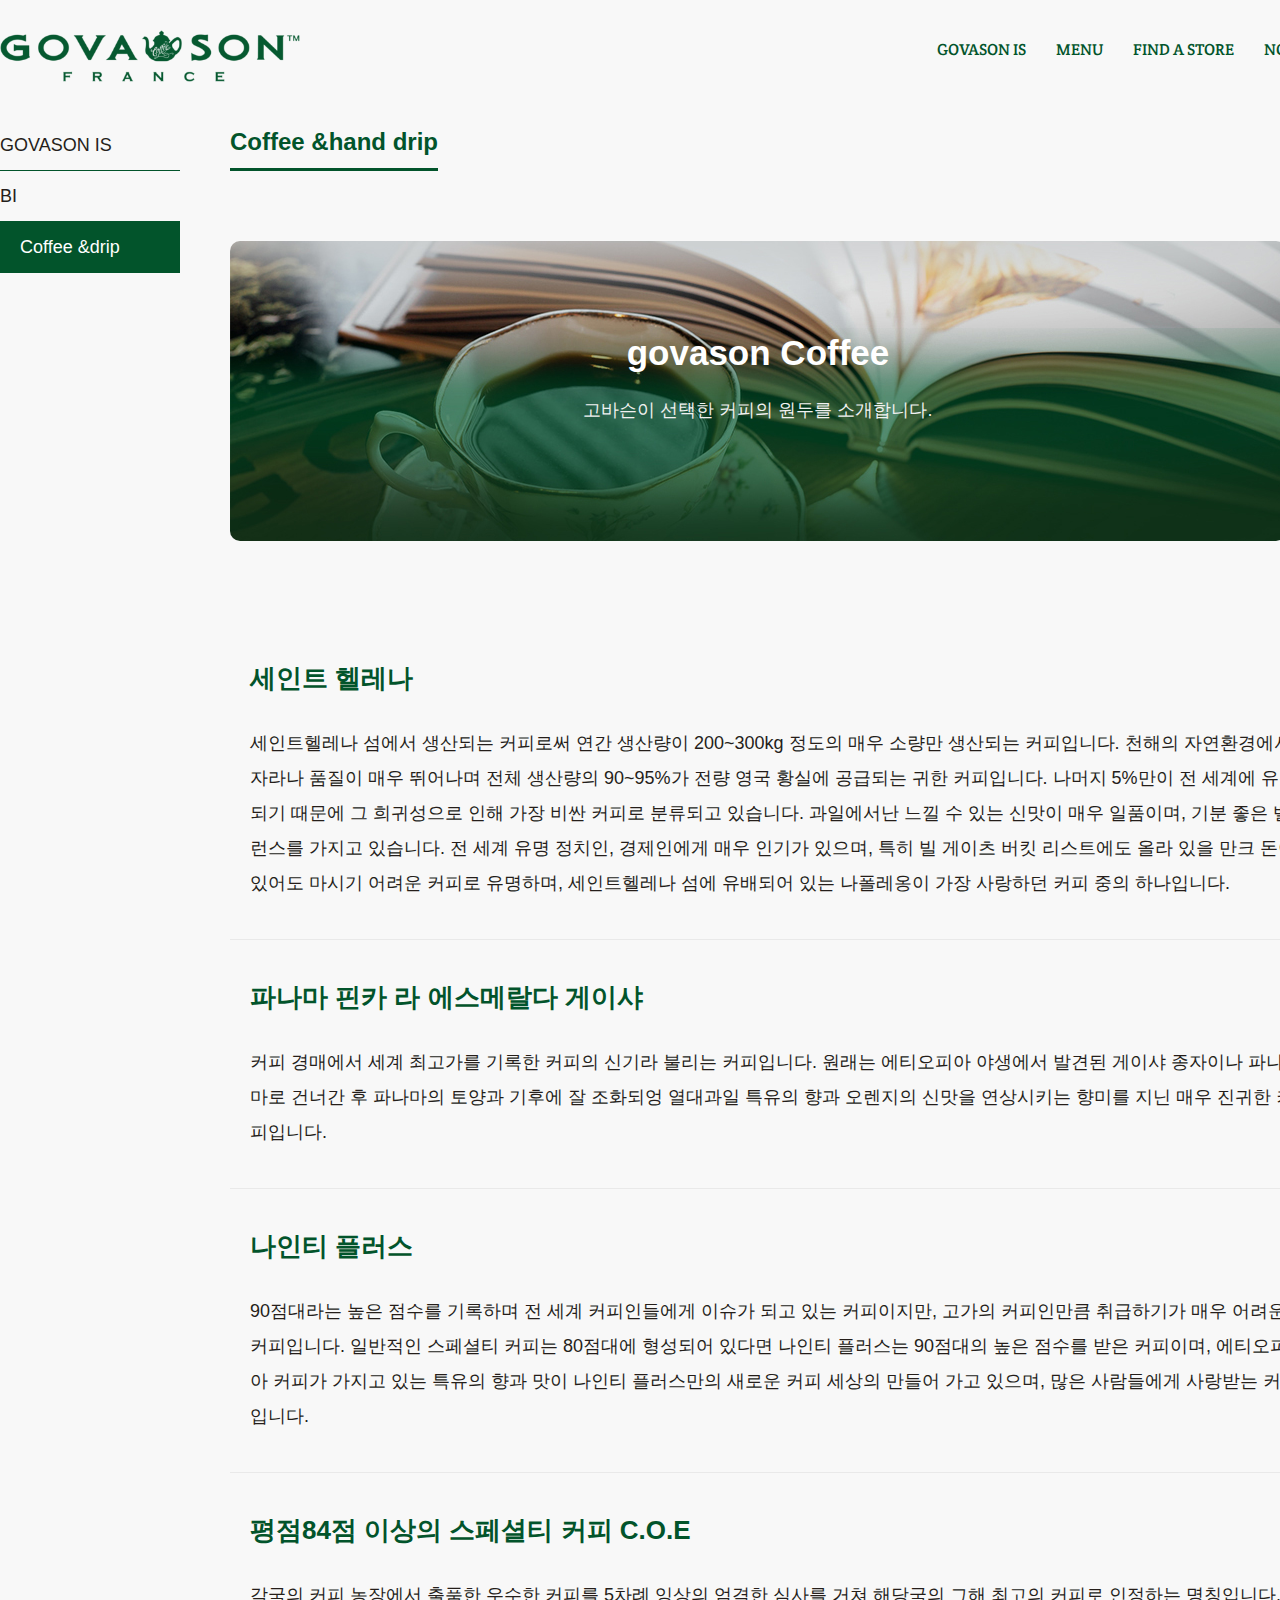
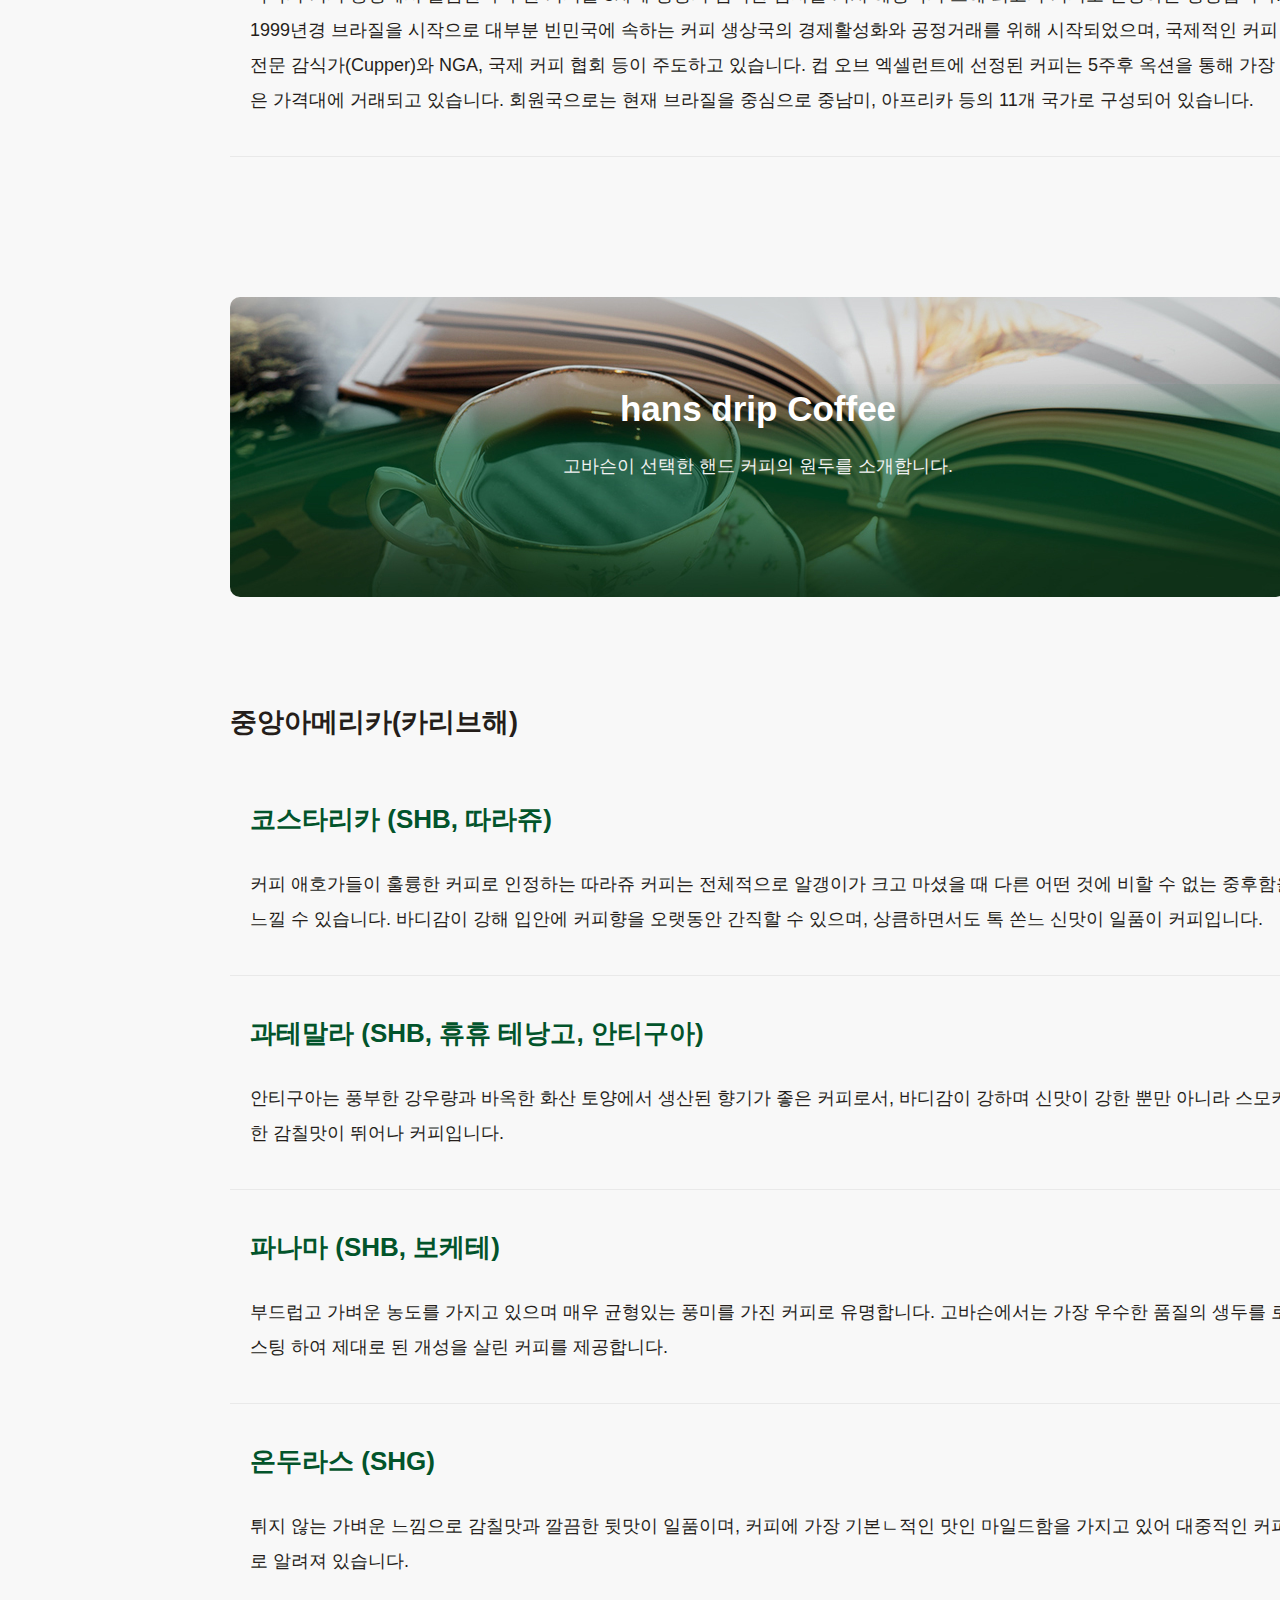
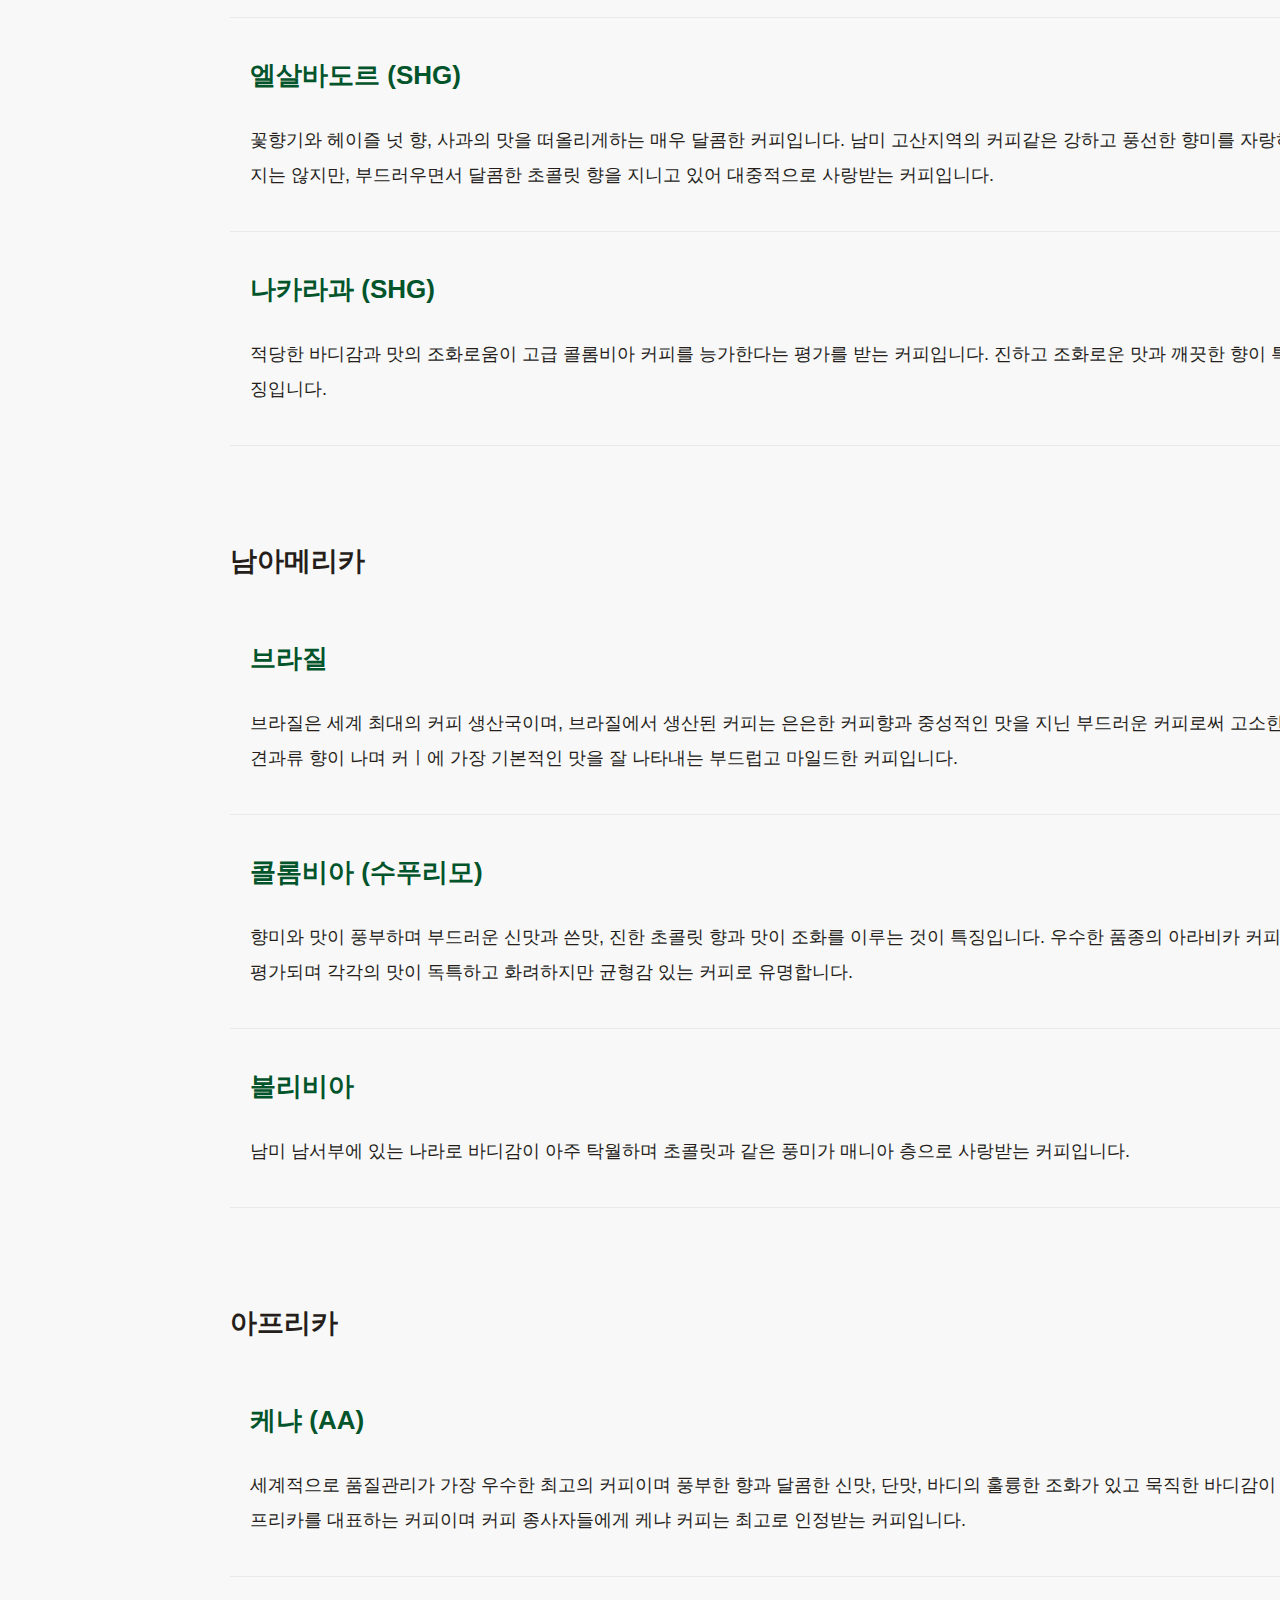
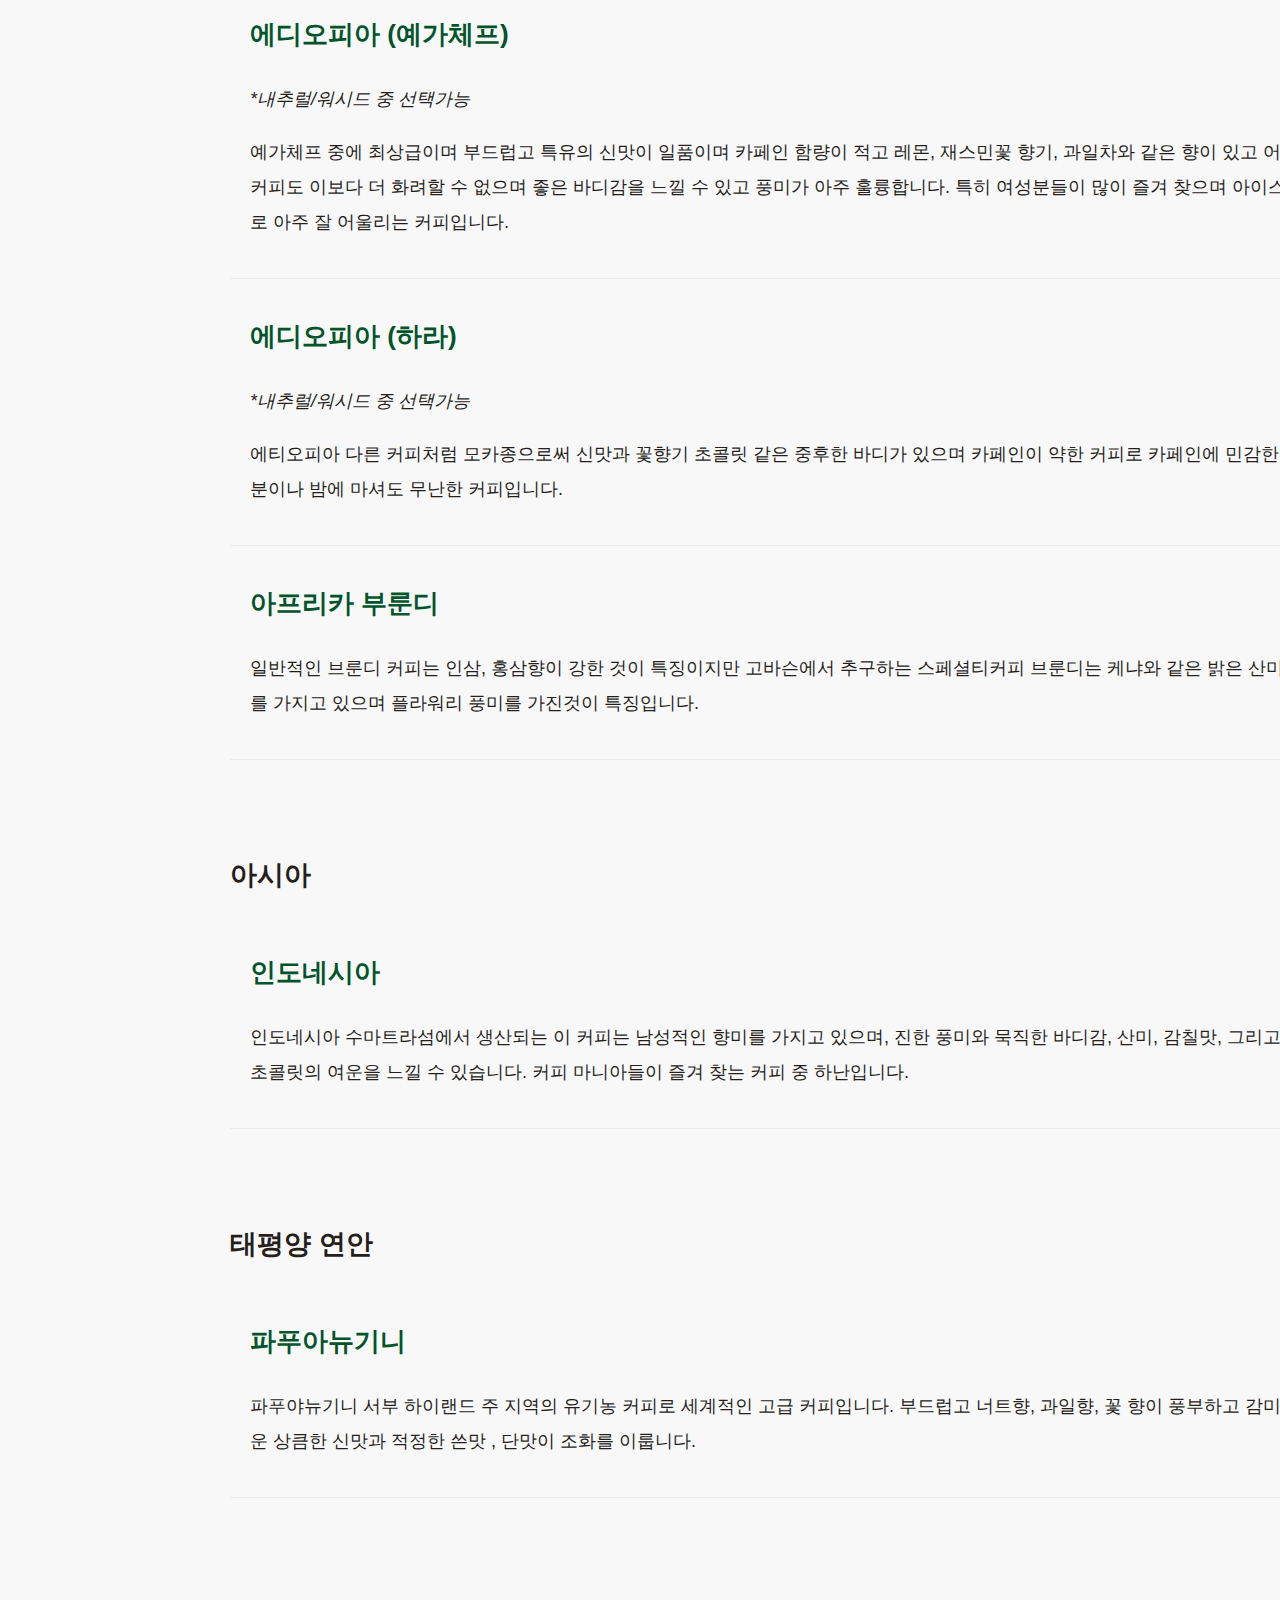
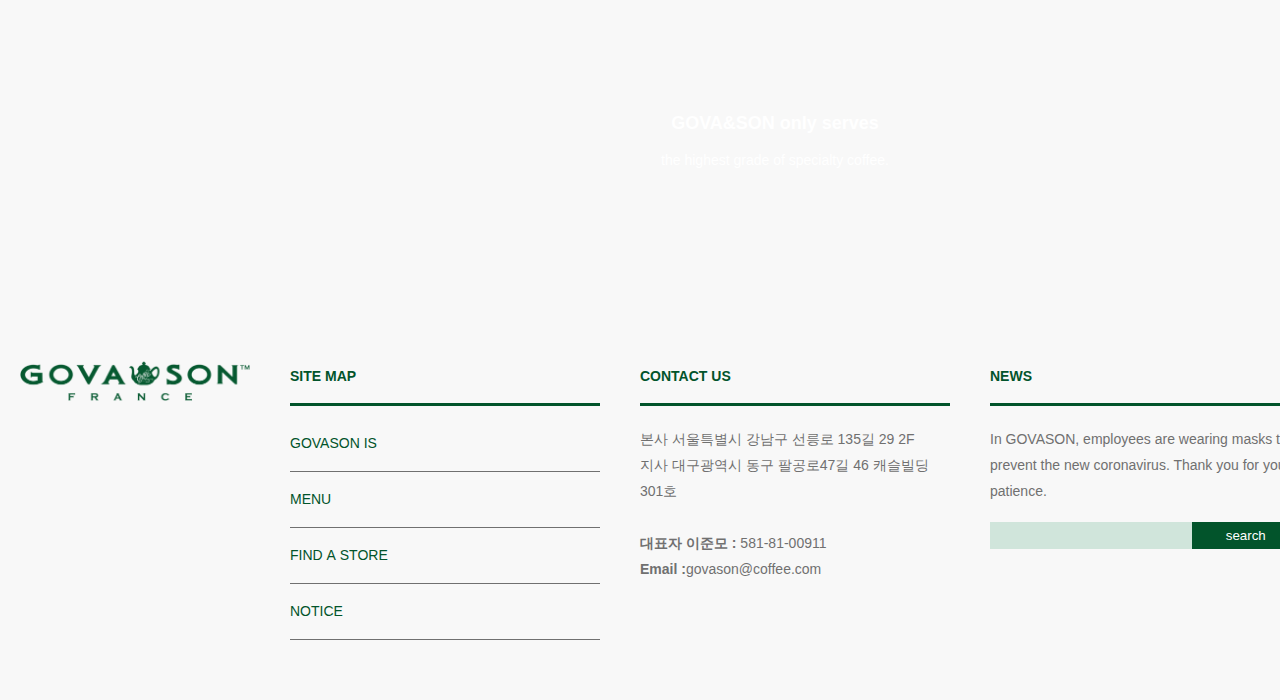
<file: company/history.html>
<!DOCTYPE html>
 <html lang="en">
 <head>
    <meta charset="UTF-8">
    <title>coffee&hand drip</title>
    <link rel="stylesheet" href="../css/style.css">
    <script src="../js/jquery.min.js"></script>
    <script src="../js/common.js"></script>
     <!--[if lt IE 9]>
       <script src = "http://html5shiv.googlecode.com/svn/trunk/html5.js"></script>
     <![endif]-->
 </head>
 <body class="subpage">
   <div id="wrap">
     <header id="header">
       <a href="../index.html"><h1 id="top_logo"></h1></a>
       <nav id="top_nav">
         <ul>
           <li><a href="../company/introduce.html">GOVASON&nbsp;IS</a>
             <ul class="sub_menu">
               <li><a href="../company/introduce.html">We&nbsp;about</a></li>
               <li><a href="../company/ci.html">BI</a></li>
               <li><a href="../company/history.html">Coffee&nbsp;History</a></li>
             </ul>
           </li>
           <li><a href="../product/product.html">MENU</a></li>
           <li><a href="../gallery/gallery.html">FIND&nbsp;A&nbsp;STORE</a></li>
           <li><a href="../community/notice.html">NOTICE</a>
           </li>
         </ul>
       </nav>
     </header>
    <main>
      <!--컨텐츠 영역-->
      <div class="container">
        <!--왼쪽메뉴-->
        <aside id="lnb">
          <ul>
            <li><a href="../company/introduce.html">GOVASON&nbsp;IS</a></li>
            <li><a href="../company/ci.html">BI</a></li>
            <li><a class="on" href="../company/history.html">Coffee&nbsp;&drip</a></li>
          </ul>
        </aside>
        <!--컨텐츠 본문-->
        <div class="content">
          <h2 class="sub_title"><span>Coffee&nbsp;&hand&nbsp;drip</span></h2>
          <div class="inner">
            <div class="box">
              <div class="items">
                <div class="govasonIS">
                  <div class="tit_wrap">
                    <div class="title">govason&nbsp;Coffee</div>
                    <p>고바슨이 선택한 커피의 원두를 소개합니다.</p>
                  </div>
                </div>
              </div>
              <div class="items">
                <div class="table_wrap">
                  <h3 class="title">세인트&nbsp;헬레나</h3>
                  <p>
                    세인트헬레나 섬에서 생산되는 커피로써 연간 생산량이 200~300kg 정도의
                    매우 소량만 생산되는 커피입니다. 천해의 자연환경에서 자라나 품질이 매우 뛰어나며 전체
                    생산량의 90~95%가 전량 영국 황실에 공급되는 귀한 커피입니다. 나머지 5%만이
                    전 세계에 유통되기 때문에 그 희귀성으로 인해 가장 비싼 커피로 분류되고 있습니다.
                    과일에서난 느낄 수 있는 신맛이 매우 일품이며, 기분 좋은 밸런스를 가지고 있습니다. 전 세계 유명 정치인, 경제인에게 매우 인기가 있으며, 특히 빌 게이츠 버킷 리스트에도 올라 있을 만크 돈이 있어도 마시기 어려운 커피로 유명하며, 세인트헬레나 섬에 유배되어 있는 나폴레옹이 가장 사랑하던 커피 중의 하나입니다.
                  </p>
                  <div class="border"></div>
                </div>
                <div class="table_wrap">
                  <h3 class="title">파나마&nbsp;핀카&nbsp;라&nbsp;에스메랄다&nbsp;게이샤</h3>
                  <p>
                    커피 경매에서 세계 최고가를 기록한 커피의 신기라 불리는 커피입니다. 원래는 에티오피아 야생에서 발견된 게이샤 종자이나 파나마로 건너간 후 파나마의 토양과 기후에 잘 조화되엉 열대과일 특유의 향과 오렌지의 신맛을 연상시키는 향미를 지닌 매우 진귀한 커피입니다.
                  </p>
                  <div class="border"></div>
                </div>
                <div class="table_wrap">
                  <h3 class="title">나인티&nbsp;플러스</h3>
                  <p>
                    90점대라는 높은 점수를 기록하며 전 세계 커피인들에게 이슈가 되고 있는 커피이지만, 고가의 커피인만큼 취급하기가 매우 어려운 커피입니다. 일반적인 스페셜티 커피는 80점대에 형성되어 있다면 나인티 플러스는 90점대의 높은 점수를 받은 커피이며, 에티오피아 커피가 가지고 있는 특유의 향과 맛이 나인티 플러스만의 새로운 커피 세상의 만들어 가고 있으며, 많은 사람들에게 사랑받는 커피입니다.
                  </p>
                  <div class="border"></div>
                </div>
                <div class="table_wrap">
                  <h3 class="title">평점84점&nbsp;이상의 스페셜티 커피 C.O.E</h3>
                  <p>
                    각국의 커피 농장에서 출품한 우수한 커피를 5차례 잉상의 엄격한 심사를 거쳐 해당국의 그해 최고의 커피로 인정하는 명칭입니다. 1999년경 브라질을 시작으로 대부분 빈민국에 속하는 커피 생상국의 경제활성화와 공정거래를 위해 시작되었으며, 국제적인 커피 전문 감식가(Cupper)와 NGA, 국제 커피 협회 등이 주도하고 있습니다. 컵 오브 엑셀런트에 선정된 커피는 5주후 옥션을 통해 가장 높은 가격대에 거래되고 있습니다. 회원국으로는 현재 브라질을 중심으로 중남미, 아프리카 등의 11개 국가로 구성되어 있습니다.
                  </p>
                  <div class="border"></div>
                </div>
              </div>
              <div class="items">
                <div class="govasonIS">
                  <div class="tit_wrap">
                    <div class="title">hans&nbsp;drip&nbsp;Coffee</div>
                    <p>고바슨이 선택한 핸드 커피의 원두를 소개합니다.</p>
                  </div>
                </div>
              </div>
              <div class="items">
                <h2>중앙아메리카(카리브해)</h2><br>
                <div class="table_wrap">
                  <h3 class="title">코스타리카&nbsp;(SHB, 따라쥬)</h3>
                  <p>
                    커피 애호가들이 훌륭한 커피로 인정하는 따라쥬 커피는 전체적으로 알갱이가 크고 마셨을 때 다른 어떤 것에 비할 수 없는 중후함을 느낄 수 있습니다. 바디감이 강해 입안에 커피향을 오랫동안 간직할 수 있으며, 상큼하면서도 톡 쏜느 신맛이 일품이 커피입니다.
                  </p>
                  <div class="border"></div>
                </div>
                <div class="table_wrap">
                  <h3 class="title">과테말라&nbsp;(SHB, 휴휴 테낭고, 안티구아)</h3>
                  <p>
                    안티구아는 풍부한 강우량과 바옥한 화산 토양에서 생산된 향기가 좋은 커피로서, 바디감이 강하며 신맛이 강한 뿐만 아니라 스모키한 감칠맛이 뛰어나 커피입니다.
                  </p>
                  <div class="border"></div>
                </div>
                <div class="table_wrap">
                  <h3 class="title">파나마&nbsp;(SHB, 보케테)</h3>
                  <p>
                    부드럽고 가벼운 농도를 가지고 있으며 매우 균형있는 풍미를 가진 커피로 유명합니다. 고바슨에서는 가장 우수한 품질의 생두를 로스팅 하여 제대로 된 개성을 살린 커피를 제공합니다.
                  </p>
                  <div class="border"></div>
                </div>
                <div class="table_wrap">
                  <h3 class="title">온두라스&nbsp;(SHG)</h3>
                  <p>
                    튀지 않는 가벼운 느낌으로 감칠맛과 깔끔한 뒷맛이 일품이며, 커피에 가장 기본ㄴ적인 맛인 마일드함을 가지고 있어 대중적인 커피로 알려져 있습니다.
                  </p>
                  <div class="border"></div>
                </div>
                <div class="table_wrap">
                  <h3 class="title">엘살바도르&nbsp;(SHG)</h3>
                  <p>
                    꽃향기와 헤이즐 넛 향, 사과의 맛을 떠올리게하는 매우 달콤한 커피입니다. 남미 고산지역의 커피같은 강하고 풍선한 향미를 자랑하지는 않지만, 부드러우면서 달콤한 초콜릿 향을 지니고 있어 대중적으로 사랑받는 커피입니다.
                  </p>
                  <div class="border"></div>
                </div>
                <div class="table_wrap">
                  <h3 class="title">나카라과&nbsp;(SHG)</h3>
                  <p>
                    적당한 바디감과 맛의 조화로움이 고급 콜롬비아 커피를 능가한다는 평가를 받는 커피입니다. 진하고 조화로운 맛과 깨끗한 향이 특징입니다.
                  </p>
                  <div class="border"></div>
                </div>
                <br><br><h2>남아메리카</h2><br>
                <div class="table_wrap">
                  <h3 class="title">브라질</h3>
                  <p>
                    브라질은 세계 최대의 커피 생산국이며, 브라질에서 생산된 커피는 은은한 커피향과 중성적인 맛을 지닌 부드러운 커피로써 고소한 견과류 향이 나며 커ㅣ에 가장 기본적인 맛을 잘 나타내는 부드럽고 마일드한 커피입니다.
                  </p>
                  <div class="border"></div>
                </div>
                <div class="table_wrap">
                  <h3 class="title">콜롬비아&nbsp;(수푸리모)</h3>
                  <p>
                    향미와 맛이 풍부하며 부드러운 신맛과 쓴맛, 진한 초콜릿 향과 맛이 조화를 이루는 것이 특징입니다. 우수한 품종의 아라비카 커피로 평가되며 각각의 맛이 독특하고 화려하지만 균형감 있는 커피로 유명합니다.
                  </p>
                  <div class="border"></div>
                </div>
                <div class="table_wrap">
                  <h3 class="title">볼리비아</h3>
                  <p>
                    남미 남서부에 있는 나라로 바디감이 아주 탁월하며 초콜릿과 같은 풍미가 매니아 층으로 사랑받는 커피입니다.
                  </p>
                  <div class="border"></div>
                </div>
                <br><br><h2>아프리카</h2><br>
                <div class="table_wrap">
                  <h3 class="title">케냐&nbsp;(AA)</h3>
                  <p>
                    세계적으로 품질관리가 가장 우수한 최고의 커피이며 풍부한 향과 달콤한 신맛, 단맛, 바디의 훌륭한 조화가 있고 묵직한 바디감이 아프리카를 대표하는 커피이며 커피 종사자들에게 케냐 커피는 최고로 인정받는 커피입니다.
                  </p>
                  <div class="border"></div>
                </div>
                <div class="table_wrap">
                  <h3 class="title">에디오피아&nbsp;(예가체프)</h3>
                  <em>*내추럴/워시드 중 선택가능</em>
                  <p>
                    예가체프 중에 최상급이며 부드럽고 특유의 신맛이 일품이며 카페인 함량이 적고 레몬, 재스민꽃 향기, 과일차와 같은 향이 있고 어떤 커피도 이보다 더 화려할 수 없으며 좋은 바디감을 느낄 수 있고 풍미가 아주 훌륭합니다. 특히 여성분들이 많이 즐겨 찾으며 아이스로 아주 잘 어울리는 커피입니다.
                  </p>
                  <div class="border"></div>
                </div>
                <div class="table_wrap">
                  <h3 class="title">에디오피아&nbsp;(하라)</h3>
                  <em>*내추럴/워시드 중 선택가능</em>
                  <p>
                    에티오피아 다른 커피처럼 모카종으로써 신맛과 꽃향기 초콜릿 같은 중후한 바디가 있으며 카페인이 약한 커피로 카페인에 민감한 분이나 밤에 마셔도 무난한 커피입니다.
                  </p>
                  <div class="border"></div>
                </div>
                <div class="table_wrap">
                  <h3 class="title">아프리카&nbsp;부룬디</h3>
                  <p>
                    일반적인 브룬디 커피는 인삼, 홍삼향이 강한 것이 특징이지만 고바슨에서 추구하는 스페셜티커피 브룬디는 케냐와 같은 밝은 산미를 가지고 있으며 플라워리 풍미를 가진것이 특징입니다.
                  </p>
                  <div class="border"></div>
                </div>
                <br><br><h2>아시아</h2><br>
                <div class="table_wrap">
                  <h3 class="title">인도네시아</h3>
                  <p>
                    인도네시아 수마트라섬에서 생산되는 이 커피는 남성적인 향미를 가지고 있으며, 진한 풍미와 묵직한 바디감, 산미, 감칠맛, 그리고 초콜릿의 여운을 느낄 수 있습니다. 커피 마니아들이 즐겨 찾는 커피 중 하난입니다.
                  </p>
                  <div class="border"></div>
                </div>
                <br><br><h2>태평양&nbsp;연안</h2><br>
                <div class="table_wrap">
                  <h3 class="title">파푸아뉴기니</h3>
                  <p>
                    파푸야뉴기니 서부 하이랜드 주 지역의 유기농 커피로 세계적인 고급 커피입니다. 부드럽고 너트향, 과일향, 꽃 향이 풍부하고 감미로운 상큼한 신맛과 적정한 쓴맛 , 단맛이 조화를 이룹니다.
                  </p>
                  <div class="border"></div>
                </div>
              </div>
            </div>
          </div>
          <div class="inner"></div>
          <div class="bottom_banner">
              <h3 class="title">GOVA&SON&nbsp;only&nbsp;serves</h3>
              <p>
                the highest grade of specialty coffee.
              </p>
          </div>
        </div>
      </div>
    </main>
    <footer id="footer">
      <div class="footer_top">
        <!-- footer 상단 영역 -->
        <div class="container">
          <div class="row">
            <div class="column footer_logo">
              <!-- footer logo -->
              <h3><img src="../img/govason_logo.png" alt="logo"></h3>
            </div>
            <div class="column">
              <!-- site map -->
              <h4>site map</h4>
              <ul>
                <li><a href="../company/introduce.html">GOVASON&nbsp;IS</a></li>
                <li><a href="../product/product.html">MENU</a></li>
                <li><a href="../gallery/gallery.html">FIND&nbsp;A&nbsp;STORE</a></li>
                <li><a href="../community/notice.html">NOTICE</a></li>
              </ul>
            </div>
            <div class="column">
              <!-- contact us -->
              <h4>CONTACT&nbsp;US</h4>
              <p>
                본사 서울특별시 강남구 선릉로 135길 29 2F<br>
                지사 대구광역시 동구 팔공로47길 46 캐슬빌딩 301호 <br>
                 <br>
                <strong>대표자 이준모&nbsp;:</strong><a href="tel:+82-1600-7252">
                  581-81-00911
                </a><br>
                <strong>Email&nbsp;:</strong><a href="mailto:mymail@naver.com">govason@coffee.com</a><br>
              </p>
            </div>
            <div class="column news">
              <!-- news -->
              <h4>news</h4>
              <p>
                In GOVASON, employees are wearing masks to
                prevent the new coronavirus.
                Thank you for you patience.
              </p>
              <form action="">
                <input type="search" name="search"><input type="submit" value="search">
              </form>
            </div>
          </div>
        </div>
      </div>
    </footer>
   </div>
 </body>
 </html>
</file>
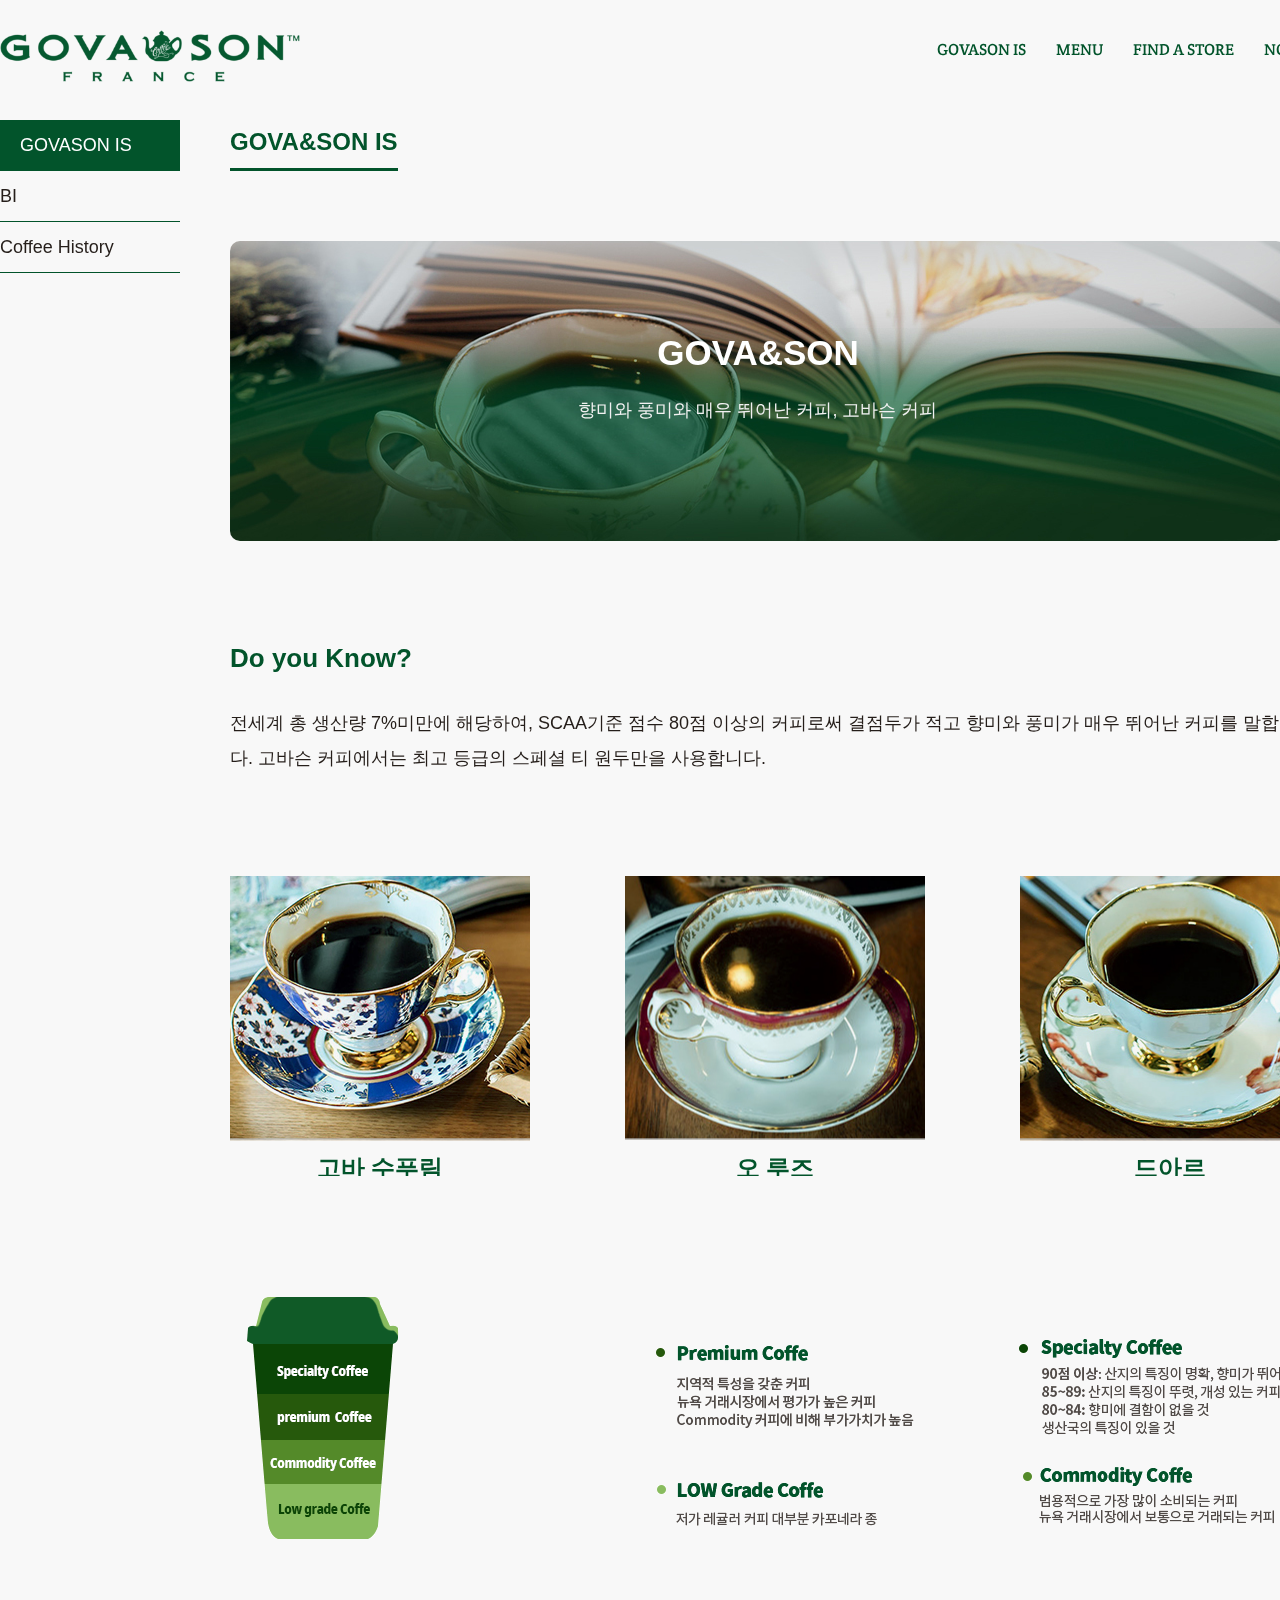
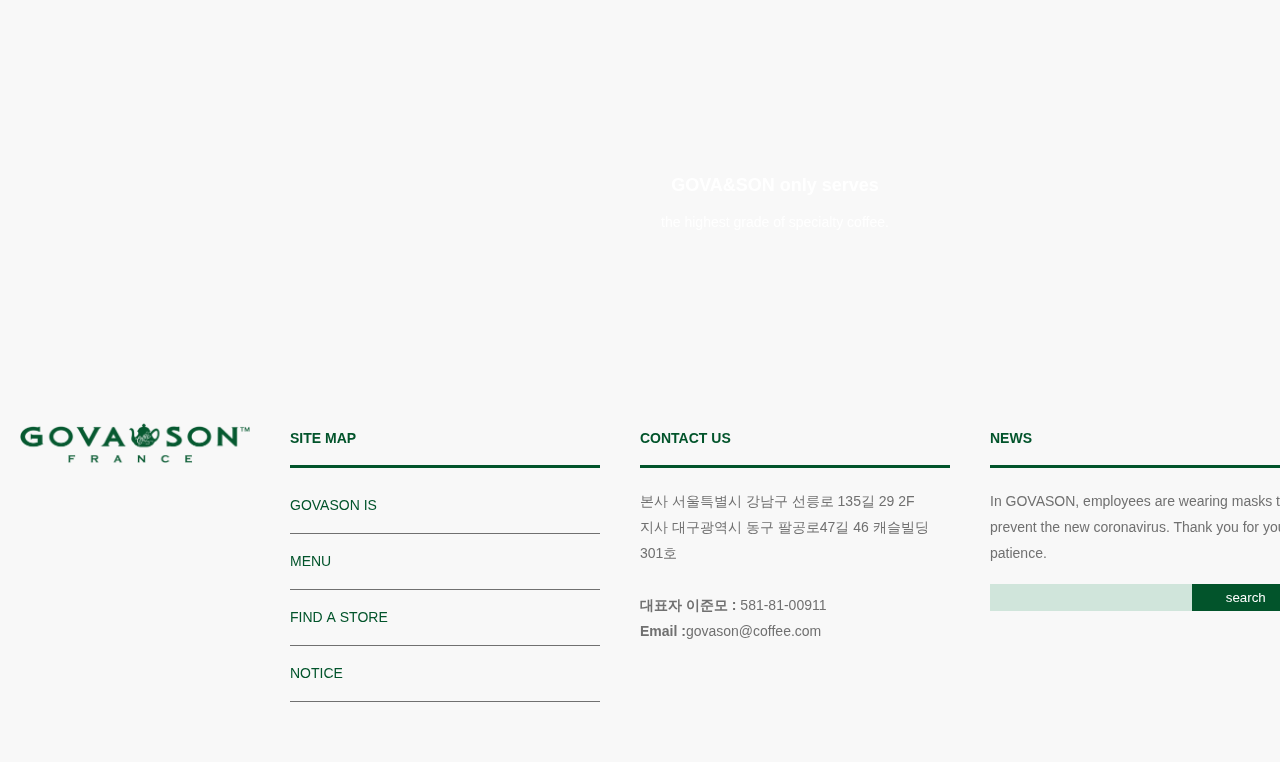
<file: company/introduce.html>
<!DOCTYPE html>
 <html lang="en">
 <head>
    <meta charset="UTF-8">
    <title>WE about</title>
    <link rel="stylesheet" href="../css/style.css">
    <script src="../js/jquery.min.js"></script>
    <script src="../js/common.js"></script>
     <!--[if lt IE 9]>
       <script src = "http://html5shiv.googlecode.com/svn/trunk/html5.js"></script>
     <![endif]-->
 </head>
 <body class="subpage">
   <div id="wrap">
     <header id="header">
       <a href="../index.html"><h1 id="top_logo"></h1></a>
       <nav id="top_nav">
         <ul>
           <li><a href="../company/introduce.html">GOVASON&nbsp;IS</a>
             <ul class="sub_menu">
               <li><a href="../company/introduce.html">We&nbsp;about</a></li>
               <li><a href="../company/ci.html">BI</a></li>
               <li><a href="../company/history.html">Coffee&nbsp;History</a></li>
             </ul>
           </li>
           <li><a href="../product/product.html">MENU</a></li>
           <li><a href="../gallery/gallery.html">FIND&nbsp;A&nbsp;STORE</a></li>
           <li><a href="../community/notice.html">NOTICE</a>
           </li>
         </ul>
       </nav>
     </header>
    <main>
      <!--컨텐츠 영역-->
      <div class="container">
        <!--왼쪽메뉴-->
        <aside id="lnb">
          <ul>
            <li><a class="on" href="../company/introduce.html">GOVASON&nbsp;IS</a></li>
            <li><a href="../company/ci.html">BI</a></li>
            <li><a href="../company/history.html">Coffee&nbsp;History</a></li>
          </ul>
        </aside>
        <!--컨텐츠 본문-->
        <div class="content">
          <h2 class="sub_title"><span>GOVA&SON&nbsp;IS</span></h2>
          <div class="inner">
            <div class="box">
              <div class="items">
                <div class="govasonIS">
                  <div class="tit_wrap">
                    <div class="title">GOVA&SON</div>
                    <p>향미와 풍미와 매우 뛰어난 커피, 고바슨 커피</p>
                  </div>
                </div>
              </div>
              <div class="items">
                <h3 class="title">Do&nbsp;you&nbsp;Know?</h3>
                <p>
                  전세계 총 생산량 7%미만에 해당하여, SCAA기준 점수 80점 이상의 커피로써 결점두가 적고 향미와 풍미가 매우 뛰어난 커피를 말합니다.
                  고바슨 커피에서는 최고 등급의 스페셜 티 원두만을 사용합니다.
                </p>
                <div class="img_wrap">
                  <div class="img_item">
                    <img class="item_img gova01"  alt="">
                    <div class="title">
                      고바&nbsp;수푸림
                    </div>
                  </div>
                  <div class="img_item">
                    <img class="item_img gova02"  alt="">
                    <div class="title">
                      오&nbsp;루즈
                    </div>
                  </div>
                  <div class="img_item">
                    <img class="item_img gova03"  alt="">
                    <div class="title">
                      드아르
                    </div>
                  </div>
                </div>
              </div>
            </div>
          </div>
          <div class="inner">
            <div class="box">
              <div class="items">
                <div id="coffe_info_wrap">
                  <div class="cInfo_items">
                    <img src="../img/govasonIS/main_dd01.png" alt="">
                  </div>
                  <div class="cInfo_items">
                    <img src="../img/govasonIS/main_dd02.png" alt="">
                    <img src="../img/govasonIS/main_dd03.png" alt="">
                    <img src="../img/govasonIS/main_dd04.png" alt="">
                    <img src="../img/govasonIS/main_dd05.png" alt="">
                  </div>
                </div>
              </div>
            </div>
          </div>
          <div class="bottom_banner">
              <h3 class="title">GOVA&SON&nbsp;only&nbsp;serves</h3>
              <p>
                the highest grade of specialty coffee.
              </p>
          </div>
        </div>
      </div>

    </main>

    <footer id="footer">
      <div class="footer_top">
        <!-- footer 상단 영역 -->
        <div class="container">
          <div class="row">
            <div class="column footer_logo">
              <!-- footer logo -->
              <h3><img src="../img/govason_logo.png" alt="logo"></h3>
            </div>
            <div class="column">
              <!-- site map -->
              <h4>site map</h4>
              <ul>
                <li><a href="../company/introduce.html">GOVASON&nbsp;IS</a></li>
                <li><a href="../product/product.html">MENU</a></li>
                <li><a href="../gallery/gallery.html">FIND&nbsp;A&nbsp;STORE</a></li>
                <li><a href="../community/notice.html">NOTICE</a></li>
              </ul>
            </div>
            <div class="column">
              <!-- contact us -->
              <h4>CONTACT&nbsp;US</h4>
              <p>
                본사 서울특별시 강남구 선릉로 135길 29 2F<br>
                지사 대구광역시 동구 팔공로47길 46 캐슬빌딩 301호 <br>
                 <br>
                <strong>대표자 이준모&nbsp;:</strong><a href="tel:+82-1600-7252">
                  581-81-00911
                </a><br>
                <strong>Email&nbsp;:</strong><a href="mailto:mymail@naver.com">govason@coffee.com</a><br>
              </p>
            </div>
            <div class="column news">
              <!-- news -->
              <h4>news</h4>
              <p>
                In GOVASON, employees are wearing masks to
                prevent the new coronavirus.
                Thank you for you patience.
              </p>
              <form action="">
                <input type="search" name="search"><input type="submit" value="search">
              </form>
            </div>
          </div>
        </div>
      </div>
    </footer>
   </div>
   
 </body>
 </html>
</file>
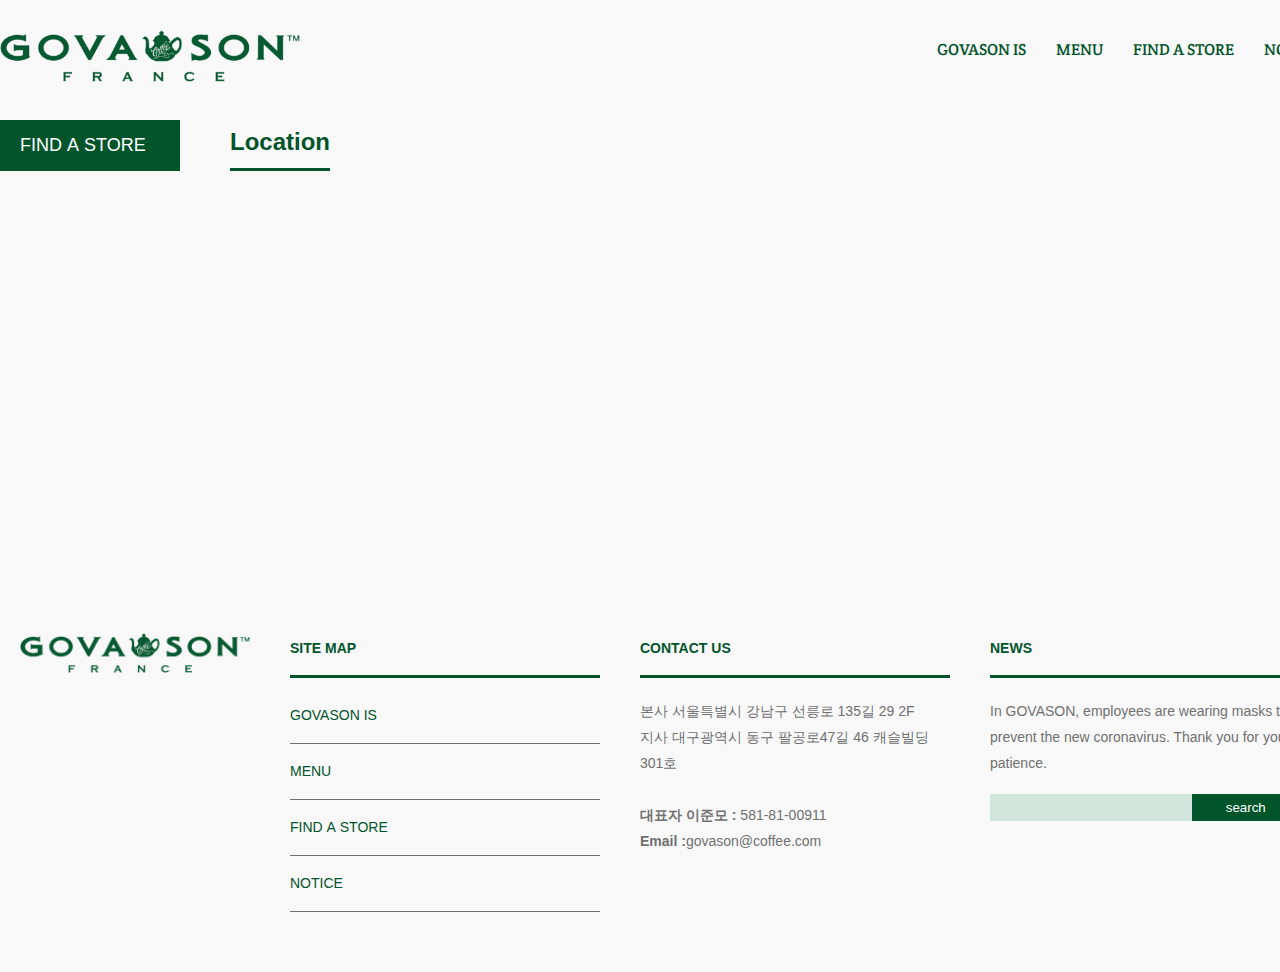
<file: gallery/gallery.html>
<!DOCTYPE html>
<html lang="en">
<head>
   <meta charset="UTF-8">
   <title>FIND&nbsp;A&nbsp;STORE</title>
   <link rel="stylesheet" href="../css/style.css">
   <script src="../js/jquery.min.js"></script>
   <script src="../js/common.js"></script>
    <!--[if lt IE 9]>
      <script src = "http://html5shiv.googlecode.com/svn/trunk/html5.js"></script>
    <![endif]-->
</head>
<body class="subpage">
  <div id="wrap">
    <header id="header">
      <a href="../index.html"><h1 id="top_logo"></h1></a>
      <nav id="top_nav">
        <ul>
          <li><a href="../company/introduce.html">GOVASON&nbsp;IS</a>
            <ul class="sub_menu">
              <li><a href="../company/introduce.html">We&nbsp;about</a></li>
              <li><a href="../company/ci.html">BI</a></li>
              <li><a href="../company/history.html">Coffee&nbsp;History</a></li>
            </ul>
          </li>
          <li><a href="../product/product.html">MENU</a></li>
          <li><a href="../gallery/gallery.html">FIND&nbsp;A&nbsp;STORE</a></li>
          <li><a href="../community/notice.html">NOTICE</a>
          </li>
        </ul>
      </nav>
    </header>
   <main>
     <!--컨텐츠 영역-->
     <div class="container">
       <!--왼쪽메뉴-->
       <aside id="lnb">
         <ul>
           <li><a class="on" href="../location/location.html">FIND&nbsp;A&nbsp;STORE</a></li>
         </ul>
       </aside>
       <!--컨텐츠 본문-->
       <div class="content">
         <h2 class="sub_title"><span>Location</span></h2>
         <div class="inner">
           <!--map-->
           <div id="map" style="width: 1000px; height:350px; margin: 50px auto 0;"></div>
         </div>
       </div>
     </div>
   </main>
   <footer id="footer">
     <div class="footer_top">
       <!-- footer 상단 영역 -->
       <div class="container">
         <div class="row">
           <div class="column footer_logo">
             <!-- footer logo -->
             <h3><img src="../img/govason_logo.png" alt="logo"></h3>
           </div>
           <div class="column">
             <!-- site map -->
             <h4>site map</h4>
             <ul>
               <li><a href="../company/introduce.html">GOVASON&nbsp;IS</a></li>
               <li><a href="../product/product.html">MENU</a></li>
               <li><a href="../gallery/gallery.html">FIND&nbsp;A&nbsp;STORE</a></li>
               <li><a href="../community/notice.html">NOTICE</a></li>
             </ul>
           </div>
           <div class="column">
             <!-- contact us -->
             <h4>CONTACT&nbsp;US</h4>
             <p>
               본사 서울특별시 강남구 선릉로 135길 29 2F<br>
               지사 대구광역시 동구 팔공로47길 46 캐슬빌딩 301호 <br>
                <br>
               <strong>대표자 이준모&nbsp;:</strong><a href="tel:+82-1600-7252">
                 581-81-00911
               </a><br>
               <strong>Email&nbsp;:</strong><a href="mailto:mymail@naver.com">govason@coffee.com</a><br>
             </p>
           </div>
           <div class="column news">
             <!-- news -->
             <h4>news</h4>
             <p>
               In GOVASON, employees are wearing masks to
               prevent the new coronavirus.
               Thank you for you patience.
             </p>
             <form action="">
               <input type="search" name="search"><input type="submit" value="search">
             </form>
           </div>
         </div>
       </div>
     </div>
   </footer>
  </div>
  <script type="text/javascript" src="//dapi.kakao.com/v2/maps/sdk.js?appkey=c78af4b591781fa05f01eccf11a55264"></script>
  <script>
  var mapContainer = document.getElementById('map'), // 지도를 표시할 div
      mapOption = {
          center: new kakao.maps.LatLng(37.569981, 126.989927), // 지도의 중심좌표
          level: 3 // 지도의 확대 레벨
      };

  var map = new kakao.maps.Map(mapContainer, mapOption); // 지도를 생성합니다

  // 마커가 표시될 위치입니다
  var markerPosition  = new kakao.maps.LatLng(37.569981, 126.989927);

  // 마커를 생성합니다
  var marker = new kakao.maps.Marker({
      position: markerPosition
  });

  // 마커가 지도 위에 표시되도록 설정합니다
  marker.setMap(map);

  // 아래 코드는 지도 위의 마커를 제거하는 코드입니다
  // marker.setMap(null);
  </script>
</body>
</html>
</file>
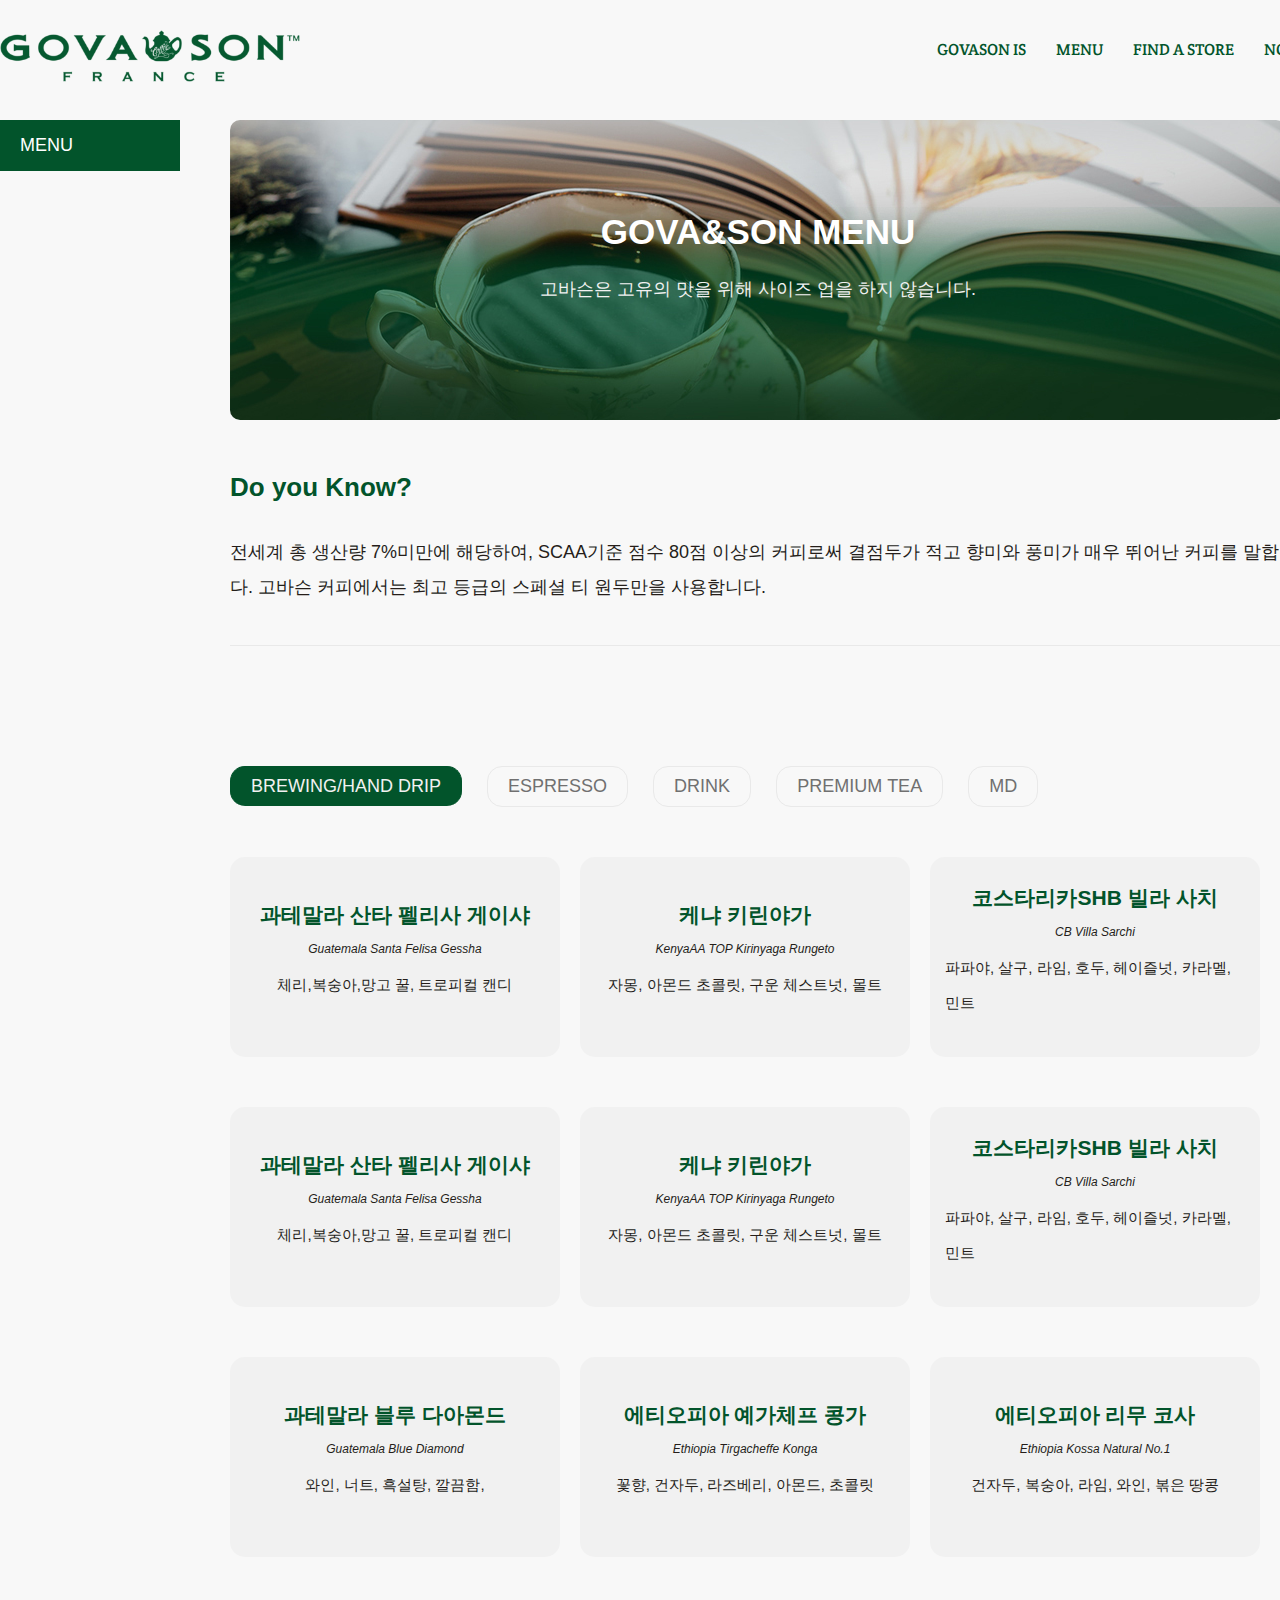
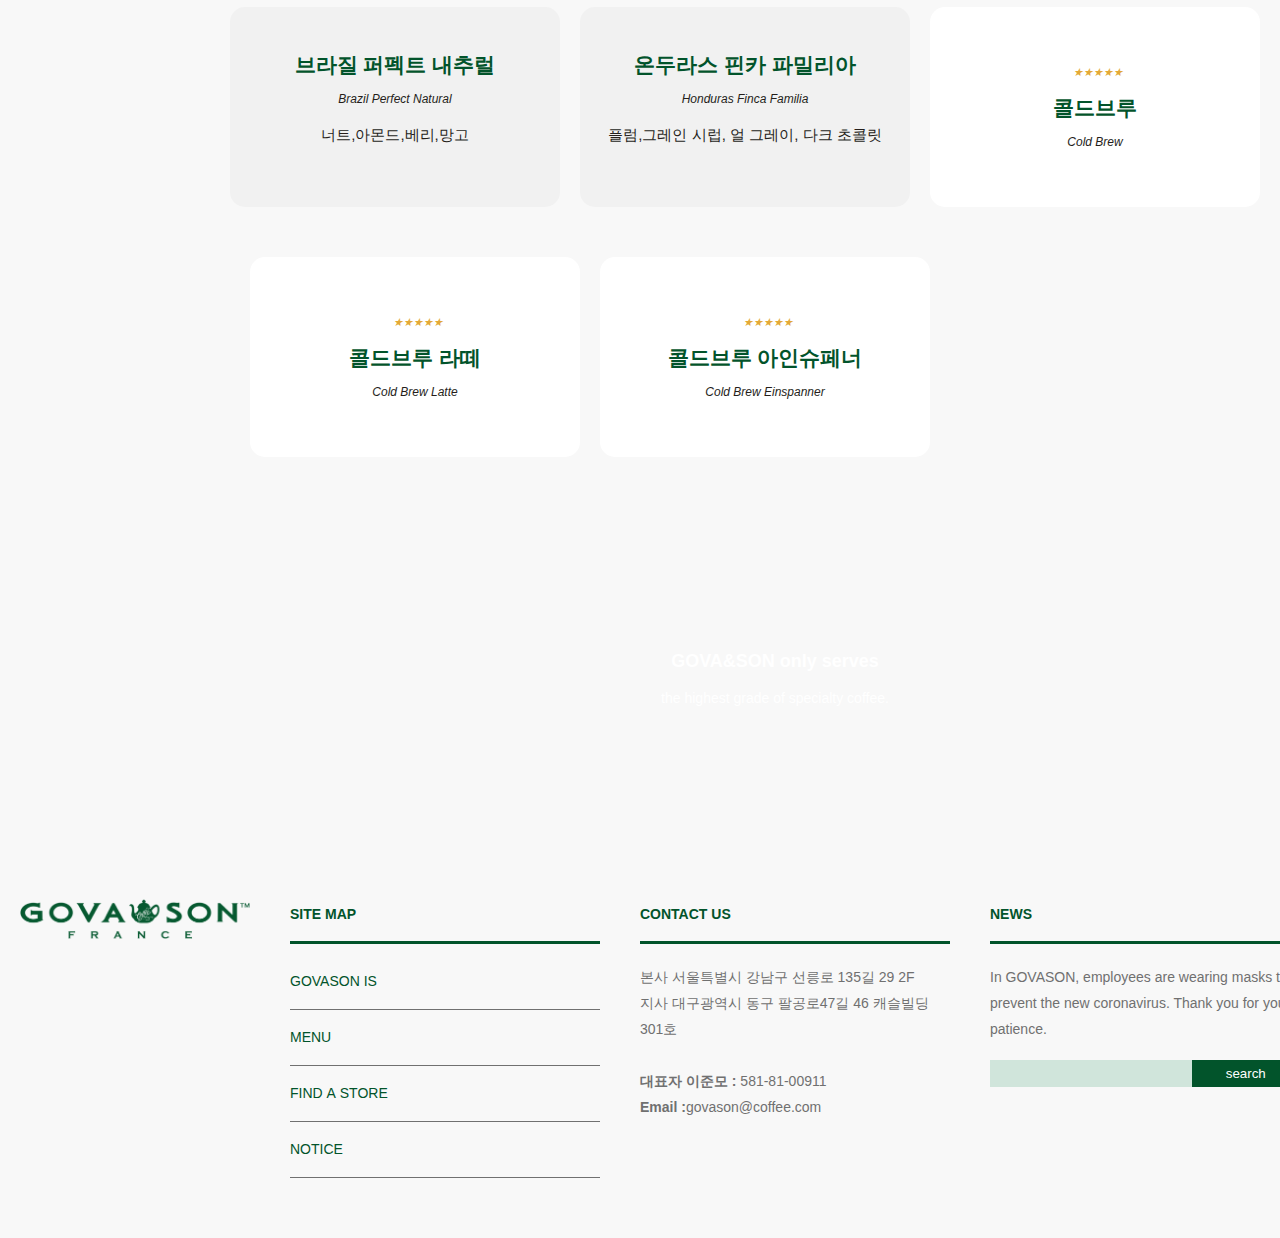
<file: product/product.html>
<!DOCTYPE html>
 <html lang="en">
 <head>
    <meta charset="UTF-8">
    <title>Menu</title>
    <link rel="stylesheet" href="../css/style.css">
    <script src="../js/jquery.min.js"></script>
    <script src="../js/common.js"></script>
     <!--[if lt IE 9]>
       <script src = "http://html5shiv.googlecode.com/svn/trunk/html5.js"></script>
     <![endif]-->
 </head>
 <body class="subpage product">
   <div id="wrap">
     <header id="header">
       <a href="../index.html"><h1 id="top_logo"></h1></a>
       <nav id="top_nav">
         <ul>
           <li><a href="../company/introduce.html">GOVASON&nbsp;IS</a>
             <ul class="sub_menu">
               <li><a href="../company/introduce.html">We&nbsp;about</a></li>
               <li><a href="../company/ci.html">BI</a></li>
               <li><a href="../company/history.html">Coffee&nbsp;History</a></li>
             </ul>
           </li>
           <li><a href="../product/product.html">MENU</a></li>
           <li><a href="../gallery/gallery.html">FIND&nbsp;A&nbsp;STORE</a></li>
           <li><a href="../community/notice.html">NOTICE</a>
           </li>
         </ul>
       </nav>
     </header>
    <main>
      <!--컨텐츠 영역-->
      <div class="container">
        <!--왼쪽메뉴-->
        <aside id="lnb">
          <ul>
            <li><a class="on" href="../product/product.html">MENU</a></li>
          </ul>
        </aside>
        <!--컨텐츠 본문-->
        <div class="content margin_top_padding">
          <div class="inner">
            <div class="box">
              <div class="items padding_0px">
                <div class="govasonIS">
                  <div class="tit_wrap">
                    <div class="title">GOVA&SON&nbsp;MENU</div>
                    <p>고바슨은 고유의 맛을 위해 사이즈 업을 하지 않습니다.</p>
                  </div>
                </div>
              </div>
              <div class="items">
                <h3 class="title">Do&nbsp;you&nbsp;Know?</h3>
                <p>
                  전세계 총 생산량 7%미만에 해당하여, SCAA기준 점수 80점 이상의 커피로써 결점두가 적고 향미와 풍미가 매우 뛰어난 커피를 말합니다.
                  고바슨 커피에서는 최고 등급의 스페셜 티 원두만을 사용합니다.
                </p>
                <div id="menu_content">
                  <nav id="menu_wrap">
                    <!-- tab1 -->
                    <input id="m_tap1" type="radio" name="tabs" checked>
                    <label  for="m_tap1">BREWING/HAND&nbsp;DRIP</label>
                    <!-- tab2 -->
                    <input id="m_tap2" type="radio" name="tabs">
                    <label  for="m_tap2">ESPRESSO</label>
                    <!-- tab3 -->
                    <input id="m_tap3" type="radio" name="tabs">
                    <label  for="m_tap3">DRINK</label>
                    <!-- tab3 -->
                    <input id="m_tap4" type="radio" name="tabs">
                    <label  for="m_tap4">PREMIUM&nbsp;TEA</label>
                    <!-- tab3 -->
                    <input id="m_tap5" type="radio" name="tabs">
                    <label  for="m_tap5">MD</label>
                    <!-- section_01 -->
                    <section id="content1">
                      <div class="coffe_txt">
                        <h3>과테말라 산타 펠리사 게이샤</h3>
                        <em>Guatemala Santa Felisa Gessha</em>
                        <p>체리,복숭아,망고 꿀, 트로피컬 캔디</p>
                      </div>
                      <div class="coffe_txt">
                        <h3>케냐 키린야가</h3>
                        <em>KenyaAA TOP Kirinyaga Rungeto</em>
                        <p>자몽, 아몬드 초콜릿, 구운 체스트넛, 몰트</p>
                      </div>
                      <div class="coffe_txt">
                        <h3>코스타리카SHB 빌라 사치</h3>
                        <em>CB Villa Sarchi</em>
                        <p>파파야, 살구, 라임, 호두, 헤이즐넛, 카라멜, 민트</p>
                      </div>
                      <div class="coffe_txt">
                        <h3>과테말라 산타 펠리사 게이샤</h3>
                        <em>Guatemala Santa Felisa Gessha</em>
                        <p>체리,복숭아,망고 꿀, 트로피컬 캔디</p>
                      </div>
                      <div class="coffe_txt">
                        <h3>케냐 키린야가</h3>
                        <em>KenyaAA TOP Kirinyaga Rungeto</em>
                        <p>자몽, 아몬드 초콜릿, 구운 체스트넛, 몰트</p>
                      </div>
                      <div class="coffe_txt">
                        <h3>코스타리카SHB 빌라 사치</h3>
                        <em>CB Villa Sarchi</em>
                        <p>파파야, 살구, 라임, 호두, 헤이즐넛, 카라멜, 민트</p>
                      </div>
                      <div class="coffe_txt">
                        <h3>과테말라 블루 다아몬드</h3>
                        <em>Guatemala Blue Diamond</em>
                        <p>와인, 너트, 흑설탕, 깔끔함, </p>
                      </div>
                      <div class="coffe_txt">
                        <h3>에티오피아 예가체프 콩가</h3>
                        <em>Ethiopia Tirgacheffe Konga</em>
                        <p>꽃향, 건자두, 라즈베리, 아몬드, 초콜릿 </p>
                      </div>
                      <div class="coffe_txt">
                        <h3>에티오피아 리무 코사</h3>
                        <em>Ethiopia Kossa Natural No.1</em>
                        <p>건자두, 복숭아, 라임, 와인, 볶은 땅콩</p>
                      </div>
                      <div class="coffe_txt">
                        <h3>브라질 퍼펙트 내추럴</h3>
                        <em>Brazil Perfect Natural</em>
                        <p>너트,아몬드,베리,망고</p>
                      </div>
                      <div class="coffe_txt">
                        <h3>온두라스 핀카 파밀리아</h3>
                        <em>Honduras Finca Familia</em>
                        <p>플럼,그레인 시럽, 얼 그레이, 다크 초콜릿</p>
                      </div>
                      <div class="coffe_txt w_bg">
                        <em class="only_menu_txt">★★★★★</em>
                        <h3>콜드브루</h3>
                        <em>Cold Brew</em>
                      </div>
                      <div class="coffe_txt w_bg">
                        <em class="only_menu_txt">★★★★★</em>
                        <h3>콜드브루 라떼</h3>
                        <em>Cold Brew Latte</em>
                      </div>
                      <div class="coffe_txt w_bg">
                        <em class="only_menu_txt">★★★★★</em>
                        <h3>콜드브루 아인슈페너</h3>
                        <em>Cold Brew Einspanner</em>
                      </div>
                    </section>
                    <section id="content2" >
                      <div class="coffe_txt txt_left">
                        <h3>고바 수프림  <em class="only_menu_txt">GOVA Supreme</em></h3>
                        <p>
                          삼미의 밸런스가 좋으며 잘 익은 열대과일 향, 긴여운을 남기는 초코릿 바디, 최상급 커피 원두의 스페셜 블렌딩 커피입니다.
                        </p>
                      </div>
                      <div class="coffe_txt txt_left">
                        <h3>드아르<em class="only_menu_txt">d'AR</em></h3>
                        <p class="txt_left">
                          다크 초콜리소가 깊은 바디감, 풍부하고 부드러운 맛을 느끼실 수 있습니다.
                        </p>
                      </div>
                      <div class="coffe_txt txt_left">
                        <h3>
                          오루즈
                          <em class="only_menu_txt">
                            O'Rouge
                          </em>
                        </h3>
                        <p>
                          모카와 초콜릿의 바디감과 오렌지 산미의 스페셜티 커피입니다.
                        </p>
                      </div>
                      <div class="coffe_txt txt_left">
                        <h3>고바 수푸림 라떼
                          <em class="only_menu_txt">
                          GOVA Supreme Latte
                          </em>
                      </h3>

                        <p>
                          최상급 커피원두의 스페셜 브렌딩 커피 고바 수푸림과 고소한 우유의 조화
                        </p>
                      </div>
                      <div class="coffe_txt txt_left">
                        <h3>모모라<em class="only_menu_txt">MOMOLA-nd</em></h3>
                        <p>
                          다크 초콜릿, 모카 바디감과 오렌지 산미의 스페셜티 커피
                        </p>
                      </div>
                      <div class="coffe_txt txt_left">
                        <h3>모모라 라떼<em class="only_menu_txt"> MOMOLA-nd Latte</em></h3>
                        <p>
                          모모라의 섬세함에 우유의 고소함과 달콤함이 더해져 품격있는 향미와 질감의 밸런스를 보여줍니다.
                        </p>
                      </div>
                      <div class="coffe_txt w_bg">
                        <em class="only_menu_txt">★★★★★</em>
                        <h3>아이스크림 라떼</h3>
                        <em>Ice cream Latte</em>
                      </div>
                      <div class="coffe_txt w_bg">
                        <em class="only_menu_txt">★★★★★</em>
                        <h3>메르 드 허드슨</h3>
                        <em>Mer de Hudson(Hand Drip)</em>
                        <p>다크초콜릿 바디감의 최상금 내추럴 커피</p>
                      </div>
                      <div class="coffe_txt w_bg">
                        <em class="only_menu_txt">★★★★★</em>
                        <h3>에스프레소</h3>
                        <em>Cold Brew</em>
                        <p>세가지 원두 중 한 가지를 선택하실 수있습니다.</p>
                      </div>
                      <div class="coffe_txt title_bg">
                        <h3>GOVA&SON only serves</h3>
                        <em>
                          the highest grade of specialty coffee.
                        </em>
                      </div>
                      <div class="img_wrap">
                        <div class="img_item">
                          <img class="item_img espresso_01"  alt="">
                          <div class="title">
                            비엔나&nbsp;커피
                          </div>
                        </div>
                        <div class="img_item">
                          <img class="item_img espresso_02"  alt="">
                          <div class="title">
                            카푸치노
                          </div>
                        </div>
                        <div class="img_item">
                          <img class="item_img espresso_03"  alt="">
                          <div class="title">
                            카페모카
                          </div>
                        </div>
                      </div>
                      <div class="img_wrap">
                        <div class="img_item">
                          <img class="item_img espresso_04"  alt="">
                          <div class="title">
                            바닐라&nbsp;카페라떼
                          </div>
                        </div>
                        <div class="img_item">
                          <img class="item_img espresso_05"  alt="">
                          <div class="title">
                            카라멜&nbsp;마키아토
                          </div>
                        </div>
                        <div class="img_item">
                          <img class="item_img espresso_06"  alt="">
                          <div class="title">
                            바닐라&nbsp;카푸치
                          </div>
                        </div>
                      </div>
                    </section>
                    <section id="content3">
                      <div class="img_wrap">
                        <div class="img_item">
                          <img class="item_img drink_01"  alt="">
                          <div class="title menu_tit">
                            오곡&nbsp;라떼
                          </div>
                        </div>
                        <div class="img_item">
                          <img class="item_img drink_02"  alt="">
                          <div class="title menu_tit">
                            키위&nbsp;생과일&nbsp;주스
                          </div>
                        </div>
                        <div class="img_item">
                          <img class="item_img drink_03"  alt="">
                          <div class="title menu_tit">
                            제주&nbsp;감귤&nbsp;생과일주스
                          </div>
                        </div>
                      </div>
                      <div class="img_wrap">
                        <div class="img_item">
                          <img class="item_img drink_04"  alt="">
                          <div class="title menu_tit">
                              자몽&nbsp;생과일 주스
                          </div>
                        </div>
                        <div class="img_item">
                          <img class="item_img drink_05"  alt="">
                          <div class="title menu_tit">
                            오미자&nbsp;티
                          </div>
                        </div>
                        <div class="img_item">
                          <img class="item_img drink_06"  alt="">
                          <div class="title menu_tit">
                            레몬&nbsp;티
                          </div>
                        </div>
                      </div>
                      <div class="img_wrap">
                        <div class="img_item">
                          <img class="item_img drink_07"  alt="">
                          <div class="title menu_tit">
                            플레인스무디&nbsp;요거트
                          </div>
                        </div>
                        <div class="img_item">
                          <img class="item_img drink_08"  alt="">
                          <div class="title menu_tit">
                            블루베리스무디&nbsp;요거트
                          </div>
                        </div>
                        <div class="img_item">
                          <img class="item_img drink_09"  alt="">
                          <div class="title menu_tit">
                            오미자&nbsp;에이드
                          </div>
                        </div>
                      </div>
                      <div class="img_wrap">
                        <div class="img_item">
                          <img class="item_img drink_10"  alt="">
                          <div class="title menu_tit">
                            민트초코&nbsp;프라페
                          </div>
                        </div>
                        <div class="img_item">
                          <img class="item_img drink_11"  alt="">
                          <div class="title menu_tit">
                            자바칩&nbsp;초코&nbsp;프라페
                          </div>
                        </div>
                        <div class="img_item">
                          <img class="item_img drink_12"  alt="">
                          <div class="title menu_tit">
                            바닐라&nbsp;카푸치노
                          </div>
                        </div>
                      </div>
                      <div class="img_wrap">
                        <div class="img_item">
                          <img class="item_img drink_13"  alt="">
                          <div class="title menu_tit">
                            바닐라&nbsp;카페라뗴
                          </div>
                        </div>
                        <div class="img_item">
                          <img class="item_img drink_14"  alt="">
                          <div class="title menu_tit">
                            카라멜&nbsp;마끼아토
                          </div>
                        </div>
                        <div class="img_item">
                          <img class="item_img drink_15"  alt="">
                          <div class="title menu_tit">
                            바닐라&nbsp;카푸치노
                          </div>
                        </div>
                      </div>
                    </section>
                    <section id="content4">
                      <br><br>
                      <h3 class="title">Premium&nbsp;Tea&nbsp;TAVALON</h3>
                      <p>
                        뉴욕 맨하탄에서 시작된 타바론<br>
                        티 소믈리에가 직접 블렌딩한 프리미엄 디자인
                      </p>
                      <div class="hover_img_wrap">
                        <div class="img_list_cover">
                          <div class="img_list_wrap">
                            <div class="img_wrap2">
                            </div>
                          </div>
                          <div class="title">허브차</div>
                        </div>
                        <div class="img_list_cover">
                          <div class="img_list_wrap">
                            <div class="img_wrap2 tea_03">
                            </div>
                          </div>
                          <div class="title">녹차</div>
                        </div>
                        <div class="img_list_cover">
                          <div class="img_list_wrap">
                            <div class="img_wrap2 tea_04">
                            </div>
                          </div>
                          <div class="title">홍차</div>
                        </div>
                        <div class="img_list_cover">
                          <div class="img_list_wrap">
                            <div class="img_wrap2 tea_02">
                            </div>
                          </div>
                          <div class="title">우롱차</div>
                        </div>
                      </div>
                    </section>
                    <section id="content5">
                      <br><br>
                      <h3 class="title">Specialty&nbsp;GOVA&SON&nbsp;MD</h3>
                      <p>
                        언제 어디서나 고바슨과 함께 해보세요.
                      </p>
                      <div class="hover_img_wrap">
                        <div class="img_list_cover">
                          <div class="img_list_wrap size_list">
                            <div class="img_wrap2 md_01">
                            </div>
                          </div>
                        </div>
                        <div class="img_list_cover">
                          <div class="img_list_wrap size_list">
                            <div class="img_wrap2 md_02">
                            </div>
                          </div>
                        </div>
                        <div class="img_list_cover">
                          <div class="img_list_wrap size_list">
                            <div class="img_wrap2 md_03">
                            </div>
                          </div>
                        </div>

                      </div>
                    </section>
                  </nav>
                </div>
              </div>
            </div>
          </div>
          <div class="bottom_banner">
              <h3 class="title">GOVA&SON&nbsp;only serves</h3>
              <p>
                the highest grade of specialty coffee.
              </p>
          </div>
        </div>
      </div>
    </main>

    <footer id="footer">
      <div class="footer_top">
        <!-- footer 상단 영역 -->
        <div class="container">
          <div class="row">
            <div class="column footer_logo">
              <!-- footer logo -->
              <h3><img src="../img/govason_logo.png" alt="logo"></h3>
            </div>
            <div class="column">
              <!-- site map -->
              <h4>site map</h4>
              <ul>
                <li><a href="../company/introduce.html">GOVASON&nbsp;IS</a></li>
                <li><a href="../product/product.html">MENU</a></li>
                <li><a href="../gallery/gallery.html">FIND&nbsp;A&nbsp;STORE</a></li>
                <li><a href="../community/notice.html">NOTICE</a></li>
              </ul>
            </div>
            <div class="column">
              <!-- contact us -->
              <h4>CONTACT&nbsp;US</h4>
              <p>
                본사 서울특별시 강남구 선릉로 135길 29 2F<br>
                지사 대구광역시 동구 팔공로47길 46 캐슬빌딩 301호 <br>
                 <br>
                <strong>대표자 이준모&nbsp;:</strong><a href="tel:+82-1600-7252">
                  581-81-00911
                </a><br>
                <strong>Email&nbsp;:</strong><a href="mailto:mymail@naver.com">govason@coffee.com</a><br>
              </p>
            </div>
            <div class="column news">
              <!-- news -->
              <h4>news</h4>
              <p>
                In GOVASON, employees are wearing masks to
                prevent the new coronavirus.
                Thank you for you patience.
              </p>
              <form action="">
                <input type="search" name="search"><input type="submit" value="search">
              </form>
            </div>
          </div>
        </div>
      </div>
    </footer>
   </div>
 </body>
 </html>
</file>
<file: css/style.css>
@import url("https://fonts.googleapis.com/css2?family=Crete+Round:ital@0;1&display=swap");
.col_1 {
  width: 6.5%;
}

.col_2 {
  width: 15%;
}

.col_3 {
  width: 23.5%;
}

.col_4 {
  width: 32%;
}

.col_5 {
  width: 40.5%;
}

.col_6 {
  width: 49%;
}

.col_7 {
  width: 57.5%;
}

.col_8 {
  width: 66%;
}

.col_9 {
  width: 74.5%;
}

.col_10 {
  width: 83%;
}

.col_11 {
  width: 91.5%;
}

.col_12 {
  width: 100%;
}

html, body {
  height: 100%;
}

body {
  background: #fff3c4;
  color: #666666;
}

html, body, ul, li, h1, h2, h3, h4, h5, h6 {
  margin: 0;
  padding: 0;
}

li {
  list-style: none;
}

a {
  text-decoration: none;
  color: #b8944d;
  transition: .5s;
}

a:hover {
  color: #e3a936;
}

.box {
  display: flex;
}

.box.bg-gray {
  margin-top: 30px;
  background-color: #cad8d1;
}

.box .items {
  box-sizing: border-box;
  padding: 50px;
  flex: 100%;
  font-size: 18px;
  overflow: hidden;
}

.box .items .title {
  font-size: 26px;
  color: #02542b;
  margin-bottom: 30px;
}

.box .items img {
  width: 100%;
}

.box .items.items_2 .items {
  flex: 50%;
}

/*img margin*/
.gbtn {
  display: inline-block;
  box-sizing: border-box;
  padding: 0 20px;
  height: 50px;
  line-height: 50px;
  text-align: center;
  background: #02542b;
  color: white;
  border: 1px solid #02542b;
}

.gbtn:hover {
  color: #02542b;
  background: white;
}

/*hover size_zoom img_box*/
.hover_img_wrap {
  position: relative;
  margin-top: 50px;
  display: flex;
  justify-content: space-between;
  width: 100%;
  height: 400px;
}

.hover_img_wrap .img_list_cover {
  height: 400px;
  overflow: hidden;
}

.hover_img_wrap .img_list_cover .title {
  margin-top: 10px;
  text-align: center;
  font-size: 18px;
  font-weight: 600;
}

.hover_img_wrap .img_list_cover .img_list_wrap {
  position: relative;
  width: 250px;
  height: 300px;
  background: blue;
  top: 0;
  overflow: hidden;
}

.hover_img_wrap .img_list_cover .img_list_wrap.size_list {
  width: 350px;
  height: 350px;
}

.hover_img_wrap .img_list_cover .img_list_wrap.size_list2 {
  width: 310px;
  height: 350px;
}

.hover_img_wrap .img_list_cover .img_list_wrap .img_wrap2 {
  width: 100%;
  height: 100%;
  background-position: center center;
  background-repeat: no-repeat;
  background-size: cover;
  transition: .5s;
  background-image: url("../img/menu/tea_01.jpg");
  transform: scale(1.1);
  overflow: hidden;
  cursor: pointer;
}

.hover_img_wrap .img_list_cover .img_list_wrap .img_wrap2:hover {
  transform: scale(1.2);
}

.hover_img_wrap .img_list_cover .img_list_wrap .img_wrap2.tea_01 {
  background-image: url("../img/menu/tea_01.jpg");
}

.hover_img_wrap .img_list_cover .img_list_wrap .img_wrap2.tea_02 {
  background-image: url("../img/menu/tea_02.jpg");
}

.hover_img_wrap .img_list_cover .img_list_wrap .img_wrap2.tea_03 {
  background-image: url("../img/menu/tea_03.jpg");
}

.hover_img_wrap .img_list_cover .img_list_wrap .img_wrap2.tea_04 {
  background-image: url("../img/menu/tea_04.jpg");
}

.hover_img_wrap .img_list_cover .img_list_wrap .img_wrap2.md_01 {
  background-image: url("../img/menu/md_01.jpg");
}

.hover_img_wrap .img_list_cover .img_list_wrap .img_wrap2.md_02 {
  background-image: url("../img/menu/md_02.jpg");
}

.hover_img_wrap .img_list_cover .img_list_wrap .img_wrap2.md_03 {
  background-image: url("../img/menu/md_03.jpg");
}

.hover_img_wrap .img_list_cover .img_list_wrap .img_wrap2.event01 {
  background-image: url("../img/event/event01.jpg");
}

.hover_img_wrap .img_list_cover .img_list_wrap .img_wrap2.event02 {
  background-image: url("../img/event/event02.jpg");
}

.hover_img_wrap .img_list_cover .img_list_wrap .img_wrap2.event03 {
  background-image: url("../img/event/event03.jpg");
}

.hover_img_wrap .img_list_cover .img_list_wrap .img_wrap2.event04 {
  background-image: url("../img/event/event04.jpg");
}

.hover_img_wrap .img_list_cover .img_list_wrap .img_wrap2.event05 {
  background-image: url("../img/event/event05.jpg");
}

body {
  background-color: #f8f8f8;
  color: #251e1a;
  font-family: 'Noto Sans KR', sans-serif;
  line-height: 35px;
}

#wrap {
  width: 1320px;
  margin: 0 auto;
  /*footer*/
  /*end footer*/
}

#wrap #header {
  position: relative;
  height: 60px;
}

#wrap #header #top_logo {
  margin-top: 30px;
  float: left;
  width: 300px;
  height: 60px;
  background-image: url("../img/govason_logo.png");
  background-repeat: no-repeat;
  background-size: contain;
}

#wrap #header #top_logo a {
  width: 300px;
  height: 60px;
  line-height: 100px;
}

#wrap #header #top_nav {
  position: relative;
  height: 60px;
  float: right;
}

#wrap #header #top_nav ul {
  float: left;
}

#wrap #header #top_nav ul li {
  position: relative;
  float: left;
  margin-left: 30px;
}

#wrap #header #top_nav ul li:first-child {
  margin-left: 0;
}

#wrap #header #top_nav ul li a {
  display: inline-block;
  width: 100%;
  height: 100%;
  line-height: 100px;
  height: 60px;
  font-family: 'Crete Round', serif;
  font-weight: 400;
  font-size: 16px;
  color: #02542b;
}

#wrap #header #top_nav ul li a:hover {
  color: #e3a936;
}

#wrap #header #top_nav ul li:hover .sub_menu {
  visibility: visible;
  top: 100%;
  opacity: 1;
}

#wrap #header #top_nav ul li .sub_menu {
  position: absolute;
  border: 1px solid #f8f8f8;
  visibility: hidden;
  top: calc( 100% - 3px);
  opacity: 0;
  transition: .5s;
}

#wrap #header #top_nav ul li .sub_menu li {
  width: 100%;
  margin: 0;
  background: white;
  box-sizing: border-box;
  padding: 0 10px;
  width: 100%;
  min-width: 150px;
  transition: .5s;
}

#wrap #header #top_nav ul li .sub_menu li a {
  line-height: 40px;
  height: 40px;
}

#wrap #header #top_nav ul li .sub_menu li:hover {
  background: #02542b;
}

#wrap #header #top_nav ul li .sub_menu li:hover a {
  color: white;
}

#wrap #footer {
  color: #707070;
  font-size: 14px;
}

#wrap #footer .footer_top {
  padding: 60px 0 30px;
}

#wrap #footer .container {
  margin: 0 auto;
  width: 100%;
}

#wrap #footer .container .row {
  display: -ms-flex;
  display: flex;
  justify-content: center;
  flex-wrap: wrap;
}

#wrap #footer .container .row .column {
  -webkit-flex: 3%;
  flex: 15%;
  box-sizing: border-box;
  padding: 0 20px;
  margin-bottom: 30px;
}

#wrap #footer .container .row .column a {
  color: #707070;
}

#wrap #footer .container .row .column:nth-child(1) {
  -ms-flex: 100px;
  flex: 100px;
}

#wrap #footer .container .row .column.footer_logo {
  -ms-flex: 100px;
  flex: 100px;
  color: #707070;
}

#wrap #footer .container .row .column.footer_logo img {
  width: 230px;
  height: auto;
  background-size: cover;
  background-repeat: no-repeat;
}

#wrap #footer .container .row .column.footer_logo h3 {
  font-size: 34px;
  margin: 0 0 20px 0;
  padding: 2px 0 2px 0px;
  line-height: 1;
  font-weight: 700;
}

#wrap #footer .container .row .column.news input[type=search] {
  border: 0;
  padding: 6px 8px;
  width: 65%;
  background: #d0e5db;
}

#wrap #footer .container .row .column.news input[type=submit] {
  background: #02542b;
  border: 0;
  width: 35%;
  padding: 6px 0;
  text-align: center;
  color: #ffffff;
  cursor: pointer;
}

#wrap #footer .container .row .column h4 {
  position: relative;
  font-size: 14px;
  font-weight: 700;
  color: #02542b;
  text-transform: uppercase;
  padding-bottom: 12px;
  margin-bottom: 20px;
}

#wrap #footer .container .row .column h4:before, #wrap #footer .container .row .column h4:after {
  content: '';
  position: absolute;
  left: 0;
  bottom: 0;
  height: 3px;
}

#wrap #footer .container .row .column h4:before {
  right: 0;
  background: #02542b;
}

#wrap #footer .container .row .column h4:after {
  width: 90px;
  background: #02542b;
}

#wrap #footer .container .row .column ul li {
  border-bottom: 1px solid #707070;
  padding: 10px 0;
  color: #02542b;
}

#wrap #footer .container .row .column ul li a {
  color: #02542b;
}

#wrap #footer .container .row .column ul li:nth-child(1) {
  padding-top: 0;
}

#wrap #footer .container .row .column p {
  line-height: 26px;
  color: #707070;
}

#wrap #footer > .container {
  padding: 30px 0;
  text-align: center;
}

.mainbanner {
  height: 550px;
  margin-top: 60px;
  background: url("../img/main_banner.jpg") no-repeat;
  background-size: cover;
}

.inner:nth-child(1) {
  margin-top: 50px;
}

.inner:nth-child(4) {
  display: flex;
  justify-content: center;
  align-items: center;
  flex-direction: column;
  width: 100%;
  height: 400px;
  margin-top: 30px;
  background-image: url("../img/main/main_foot.jpg");
  background-position: center center;
  background-attachment: fixed;
  font-size: 30px;
  color: #fff;
}

.inner:nth-child(4):after {
  position: absolute;
  background-color: #000;
  width: 100%;
  height: 100%;
  top: 0;
  bottom: 0;
}

.inner:nth-child(4) p {
  font-size: 14px;
  text-align: center;
}

.main_2 .post {
  position: relative;
  width: 340px;
  height: 340px;
  overflow: hidden;
  cursor: pointer;
  border-radius: 15px;
}

.main_2 .post .gbtn {
  position: absolute;
  width: 340px;
  height: 50px;
  line-height: 50px;
  bottom: 0;
}

.main_2 .post .gbtn:hover {
  border: 0;
}

.main_2 .post:hover .post_txt {
  width: 340px;
  height: 340px;
  opacity: .7;
}

.main_2 .post img {
  display: inline-block;
  width: 100%;
  height: 100%;
  background-size: cover;
}

.main_2 .post img:hover {
  background-size: 1.2px;
}

.main_2 .post .post_txt {
  position: absolute;
  display: flex;
  justify-content: center;
  align-items: center;
  width: 340px;
  height: 340px;
  bottom: 0;
  padding: 0 30px;
  background: #251e1a;
  box-sizing: border-box;
  transition: .5s;
  opacity: 0;
  cursor: pointer;
}

.main_2 .post .post_txt .sub_dd {
  color: #f1f1f1;
}

body.subpage {
  /*footer*/
  /*end footer*/
}

body.subpage main .container {
  margin-top: 60px;
  display: flex;
}

body.subpage main .container #lnb {
  flex: 230px;
  flex-shrink: 0;
  box-sizing: border-box;
  padding-right: 50px;
}

body.subpage main .container #lnb ul li {
  border-bottom: 1px solid #02542b;
}

body.subpage main .container #lnb ul li a {
  display: inline-block;
  width: 100%;
  height: 100%;
  line-height: 50px;
  font-size: 18px;
  box-sizing: border-box;
  transition: 0.5s;
  color: #251e1a;
}

body.subpage main .container #lnb ul li a:hover {
  padding-left: 20px;
}

body.subpage main .container #lnb ul li a.on {
  color: white;
  background: #02542b;
  padding-left: 20px;
}

body.subpage main .container .content {
  width: 80%;
}

body.subpage main .container .sub_title span {
  position: relative;
  display: inline-block;
  padding-bottom: 8px;
  line-height: 43px;
  color: #02542b;
}

body.subpage main .container .sub_title span:after {
  content: '';
  position: absolute;
  height: 3px;
  background: #02542b;
  bottom: 0;
  left: 0;
  right: 0;
}

body.subpage main .container .inner + .inner {
  border-top: 1px solid #f8f8f8;
}

body.subpage main .container .inner .box {
  flex-wrap: wrap;
}

body.subpage main .container .inner .box .items {
  padding: 50px 0;
}

body.subpage .govasonIS {
  width: 1056px;
  height: 300px;
  background-image: url("../img/govasonIS/govason_main.jpg");
  background-repeat: no-repeat;
  background-size: cover;
  margin-top: 20px;
  overflow: hidden;
  border-radius: 10px;
}

body.subpage .tit_wrap {
  width: 1056px;
  height: 300px;
  display: flex;
  justify-content: center;
  align-items: center;
  flex-direction: column;
}

body.subpage .tit_wrap .title {
  color: #fff;
  font-weight: 600;
  font-size: 35px;
  margin-bottom: 5px;
}

body.subpage .tit_wrap p {
  font-weight: 400;
  font-size: 18px;
  color: #f1f1f1;
}

body.subpage #footer {
  color: #707070;
  font-size: 14px;
}

body.subpage #footer .footer_top {
  padding: 60px 0 30px;
}

body.subpage #footer .container {
  margin: 0 auto;
  width: 100%;
}

body.subpage #footer .container .row {
  display: flex;
  justify-content: center;
  flex-wrap: wrap;
}

body.subpage #footer .container .row .column {
  flex: 25%;
  box-sizing: border-box;
  padding: 0 30px;
  margin-bottom: 30px;
}

body.subpage #footer .container .row .column a {
  color: #707070;
}

body.subpage #footer .container .row .column:nth-child(1) {
  flex: 100px;
}

body.subpage #footer .container .row .column.footer_logo {
  flex: 100px;
  color: #707070;
}

body.subpage #footer .container .row .column.footer_logo img {
  width: 230px;
  height: auto;
  background-size: cover;
  background-repeat: no-repeat;
}

body.subpage #footer .container .row .column.footer_logo h3 {
  font-size: 34px;
  margin: 0 0 20px 0;
  padding: 2px 0 2px 0px;
  line-height: 1;
  font-weight: 700;
}

body.subpage #footer .container .row .column.news input[type=search] {
  border: 0;
  padding: 6px 8px;
  width: 65%;
  background: #d0e5db;
}

body.subpage #footer .container .row .column.news input[type=submit] {
  background: #02542b;
  border: 0;
  width: 35%;
  padding: 6px 0;
  text-align: center;
  color: #ffffff;
  cursor: pointer;
}

body.subpage #footer .container .row .column h4 {
  position: relative;
  font-size: 14px;
  font-weight: 700;
  color: #02542b;
  text-transform: uppercase;
  padding-bottom: 12px;
  margin-bottom: 20px;
}

body.subpage #footer .container .row .column h4:before, body.subpage #footer .container .row .column h4:after {
  content: '';
  position: absolute;
  left: 0;
  bottom: 0;
  height: 3px;
}

body.subpage #footer .container .row .column h4:before {
  right: 0;
  background: #02542b;
}

body.subpage #footer .container .row .column h4:after {
  width: 90px;
  background: #02542b;
}

body.subpage #footer .container .row .column ul li {
  border-bottom: 1px solid #707070;
  padding: 10px 0;
  color: #02542b;
}

body.subpage #footer .container .row .column ul li a {
  color: #02542b;
}

body.subpage #footer .container .row .column ul li:nth-child(1) {
  padding-top: 0;
}

body.subpage #footer .container .row .column p {
  line-height: 26px;
  color: #707070;
}

body.subpage #footer > .container {
  padding: 30px 0;
  text-align: center;
}

body.subpage main .container {
  margin-top: 60px;
  display: flex;
}

body.subpage main .container #lnb {
  flex: 230px;
  flex-shrink: 0;
  box-sizing: border-box;
  padding-right: 50px;
}

body.subpage main .container #lnb ul li {
  border-bottom: 1px solid #02542b;
}

body.subpage main .container #lnb ul li a {
  display: inline-block;
  width: 100%;
  height: 100%;
  line-height: 50px;
  font-size: 18px;
  box-sizing: border-box;
  transition: 0.5s;
  color: #251e1a;
}

body.subpage main .container #lnb ul li a:hover {
  padding-left: 20px;
}

body.subpage main .container #lnb ul li a.on {
  color: white;
  background: #02542b;
  padding-left: 20px;
}

body.subpage main .container .content {
  width: 100%;
}

body.subpage main .container .content.margin_top_padding {
  margin-top: -70px;
}

body.subpage main .container .content.100with {
  width: 100%;
}

body.subpage main .container .sub_title span {
  position: relative;
  display: inline-block;
  padding-bottom: 8px;
  line-height: 43px;
  color: #02542b;
}

body.subpage main .container .sub_title span:after {
  content: '';
  position: absolute;
  height: 3px;
  background: #02542b;
  bottom: 0;
  left: 0;
  right: 0;
}

body.subpage main .container .inner .box {
  flex-wrap: wrap;
}

body.subpage main .container .inner .box .items {
  padding: 50px 0;
}

body.subpage main .container .inner .box .items.padding_0px {
  padding: 0px;
}

body.subpage .govasonIS {
  width: 1056px;
  height: 300px;
  background-image: url("../img/govasonIS/govason_main.jpg");
  background-repeat: no-repeat;
  background-size: cover;
  margin-top: 20px;
  overflow: hidden;
  border-radius: 10px;
}

body.subpage .tit_wrap {
  width: 1056px;
  height: 300px;
  display: flex;
  justify-content: center;
  align-items: center;
  flex-direction: column;
}

body.subpage .tit_wrap .title {
  color: #fff;
  font-weight: 600;
  font-size: 35px;
  margin-bottom: 5px;
}

body.subpage .tit_wrap p {
  font-weight: 400;
  font-size: 18px;
  color: #f1f1f1;
  margin-bottom: 20px;
}

body.subpage .tit_wrap .border {
  border-bottom: 1px solid #02542b;
}

body.subpage .content .inner .items h2 {
  display: block;
  width: auto;
  height: auto;
  text-align: left;
  line-height: 50px;
}

body.subpage .content .inner .items .img_wrap {
  margin-top: 40px;
  width: 100%;
  height: 300px;
  display: flex;
  justify-content: space-between;
}

body.subpage .content .inner .items .img_wrap .img_item {
  width: 300px;
  height: 300px;
  overflow: hidden;
  box-sizing: border-box;
  background-size: cover;
}

body.subpage .content .inner .items .img_wrap .img_item .title {
  margin-top: 10px;
  text-align: center;
  font-weight: 600;
  font-size: 24px;
}

body.subpage .content .inner .items .img_wrap .img_item .title.menu_tit {
  font-size: 18px;
}

body.subpage .content .inner .items .img_wrap .img_item .item_img {
  width: 300px;
  height: 250px;
  overflow: hidden;
  background-repeat: no-repeat;
  background-position: center center;
  background-size: cover;
  overflow: hidden;
  transition: 5s;
  mix-blend-mode: multiply;
  transform: scale(1.1);
  border: 1px solid white;
  /*drink*/
}

body.subpage .content .inner .items .img_wrap .img_item .item_img.gova01 {
  background-image: url("../img/govasonIS/govason_01.jpg");
  background-position: center center;
  background-size: cover;
}

body.subpage .content .inner .items .img_wrap .img_item .item_img.gova02 {
  background-image: url("../img/govasonIS/govason_02.jpg");
  background-position: center bottom;
  background-size: cover;
}

body.subpage .content .inner .items .img_wrap .img_item .item_img.gova03 {
  background-image: url("../img/govasonIS/govason_03.jpg");
  background-position: center center;
  background-size: cover;
}

body.subpage .content .inner .items .img_wrap .img_item .item_img.espresso_01 {
  background-image: url("../img/menu/espresso_01.jpg");
}

body.subpage .content .inner .items .img_wrap .img_item .item_img.espresso_02 {
  background-image: url("../img/menu/espresso_02.jpg");
}

body.subpage .content .inner .items .img_wrap .img_item .item_img.espresso_03 {
  background-image: url("../img/menu/espresso_03.jpg");
}

body.subpage .content .inner .items .img_wrap .img_item .item_img.espresso_04 {
  background-image: url("../img/menu/espresso_04.jpg");
}

body.subpage .content .inner .items .img_wrap .img_item .item_img.espresso_05 {
  background-image: url("../img/menu/espresso_05.jpg");
}

body.subpage .content .inner .items .img_wrap .img_item .item_img.espresso_06 {
  background-image: url("../img/menu/espresso_06.jpg");
}

body.subpage .content .inner .items .img_wrap .img_item .item_img.drink_01 {
  background-image: url("../img/menu/drink_01.jpg");
}

body.subpage .content .inner .items .img_wrap .img_item .item_img.drink_02 {
  background-image: url("../img/menu/drink_02.jpg");
}

body.subpage .content .inner .items .img_wrap .img_item .item_img.drink_03 {
  background-image: url("../img/menu/drink_03.jpg");
}

body.subpage .content .inner .items .img_wrap .img_item .item_img.drink_04 {
  background-image: url("../img/menu/drink_04.jpg");
}

body.subpage .content .inner .items .img_wrap .img_item .item_img.drink_05 {
  background-image: url("../img/menu/drink_05.jpg");
}

body.subpage .content .inner .items .img_wrap .img_item .item_img.drink_06 {
  background-image: url("../img/menu/drink_06.jpg");
}

body.subpage .content .inner .items .img_wrap .img_item .item_img.drink_07 {
  background-image: url("../img/menu/drink_07.jpg");
}

body.subpage .content .inner .items .img_wrap .img_item .item_img.drink_08 {
  background-image: url("../img/menu/drink_08.jpg");
}

body.subpage .content .inner .items .img_wrap .img_item .item_img.drink_09 {
  background-image: url("../img/menu/drink_09.jpg");
}

body.subpage .content .inner .items .img_wrap .img_item .item_img.drink_10 {
  background-image: url("../img/menu/drink_10.jpg");
}

body.subpage .content .inner .items .img_wrap .img_item .item_img.drink_11 {
  background-image: url("../img/menu/drink_11.jpg");
}

body.subpage .content .inner .items .img_wrap .img_item .item_img.drink_12 {
  background-image: url("../img/menu/drink_12.jpg");
}

body.subpage .content .inner .items .img_wrap .img_item .item_img.drink_13 {
  background-image: url("../img/menu/drink_13.jpg");
}

body.subpage .content .inner .items .img_wrap .img_item .item_img.drink_14 {
  background-image: url("../img/menu/drink_14.jpg");
}

body.subpage .content .inner .items .img_wrap .img_item .item_img.drink_15 {
  background-image: url("../img/menu/drink_15.jpg");
}

.table_wrap {
  margin-bottom: 20px;
  padding: 20px;
  border-bottom: 1px solid #e9e9e9;
}

/*product*/
.product .coffe_txt {
  margin-top: 50px;
  position: relative;
  width: 300px;
  height: 200px;
  overflow: hidden;
  display: flex;
  justify-content: center;
  align-items: center;
  flex-direction: column;
  flex-wrap: wrap;
  padding: 0 15px;
  margin-left: 20px;
  text-align: center;
  float: left;
  cursor: pointer;
  background: #f1f1f1;
  border-radius: 15px;
}

.product .coffe_txt p {
  text-align: left;
}

.product .coffe_txt.w_bg {
  background: #fff;
}

.product .coffe_txt.txt_left {
  align-items: flex-start;
  text-align: left;
  line-height: 30px;
}

.product .coffe_txt.none_bg {
  background: #f8f8f8;
}

.product .coffe_txt.title_bg {
  margin: 50px 0;
  width: 100%;
  height: 100px;
  background-color: #02542b;
  color: #f1f1f1;
  border-radius: 0;
}

.product .coffe_txt.title_bg h3 {
  color: #e3a936;
}

.product .coffe_txt.title_bg em {
  color: #f1f1f1;
}

.product .coffe_txt h3 {
  color: #02542b;
  text-align: left;
}

.product .coffe_txt em {
  font-size: 12px;
  color: #251e1a;
}

.product .coffe_txt em.only_menu_txt {
  color: #e3a936;
  font-size: 11px;
  padding-left: 5px;
}

.product .coffe_txt p {
  margin-top: 0;
  font-size: 15px;
}

.product .coffe_txt:first-child {
  margin-left: 0;
}

.product .coffe_txt:nth-child(4) {
  margin-left: 0;
}

.product .coffe_txt:nth-child(7) {
  margin-left: 0;
}

.product .coffe_txt:nth-child(10) {
  margin-left: 0;
}

.product .post {
  margin-top: 50px;
  position: relative;
  width: 300px;
  height: 300px;
  overflow: hidden;
  float: left;
  margin-left: 20px;
  cursor: pointer;
  border-radius: 15px;
}

.product .post:first-child {
  margin-left: 0;
}

.product .post .gbtn {
  position: absolute;
  width: 300px;
  height: 50px;
  line-height: 50px;
  bottom: 0;
}

.product .post .gbtn:hover {
  border: 0;
}

.product .post:hover .post_txt {
  width: 300px;
  height: 340px;
  opacity: .7;
}

.product .post img {
  display: inline-block;
  width: 100%;
  height: 100%;
  background-size: cover;
}

.product .post img:hover {
  background-size: 1.2px;
}

.product .post .post_txt {
  position: absolute;
  display: flex;
  justify-content: center;
  align-items: center;
  width: 300px;
  height: 300px;
  bottom: 0;
  padding: 0 30px;
  background: #251e1a;
  box-sizing: border-box;
  transition: .5s;
  opacity: 0;
  cursor: pointer;
}

.product .post .post_txt .sub_dd {
  color: #f1f1f1;
}

.product #menu_content {
  margin-top: 40px;
  position: relative;
  border-top: 1px solid #e9e9e9;
}

.product #menu_content #menu_wrap {
  margin-top: 120px;
  position: relative;
}

.product #menu_content #menu_wrap input {
  display: none;
}

.product #menu_content #menu_wrap input:checked + label {
  display: inline-block;
  margin-right: 20px;
  padding: 2px 20px;
  border: 1px solid #02542b;
  border-bottom: none;
  background-color: #02542b;
  border-radius: 15px;
  color: #f1f1f1;
}

.product #menu_content #menu_wrap label {
  display: inline-block;
  margin-right: 20px;
  padding: 2px 20px;
  border: 1px solid #e9e9e9;
  border-radius: 15px;
  color: #707070;
  cursor: pointer;
}

.product section {
  display: none;
  width: 100%;
  height: auto;
}

.product section.govasonIS {
  margin-top: 0;
}

.product section .img_wrap {
  margin-top: 30px;
}

/*product menu_wrap*/
#menu_wrap #m_tap1:checked ~ section#content1 {
  display: block;
}

#menu_wrap #m_tap1:checked ~ section#content1 .notice_dd {
  text-align: center;
  font-size: 24px;
  font-weight: 600;
  color: #707070;
}

#menu_wrap #m_tap2:checked ~ section#content2 {
  display: block;
}

#menu_wrap #m_tap3:checked ~ section#content3 {
  display: block;
}

#menu_wrap #m_tap3:checked ~ section#content3 .notice_dd {
  text-align: center;
  font-size: 24px;
  font-weight: 600;
  color: #707070;
}

#menu_wrap #m_tap4:checked ~ section#content4 {
  display: block;
}

#menu_wrap #m_tap5:checked ~ section#content5 {
  display: block;
}

/*menu item_img*/
.bottom_banner {
  position: relative;
  display: flex;
  justify-content: center;
  align-items: center;
  flex-direction: column;
  width: 100%;
  height: 300px;
  margin-top: 30px;
  background-image: url("../img/main/main_foot.jpg");
  background-position: center center;
  background-attachment: fixed;
  font-size: 30px;
  color: #fff;
}

.bottom_banner h3 {
  font-size: 18px;
}

.bottom_banner p {
  font-size: 14px;
  text-align: center;
  margin-top: 2px;
}

.txt_left {
  text-align: left;
}

.2_box_wrap {
  width: 100%;
  height: 50px;
  background: red;
}

#coffe_info_wrap {
  position: relative;
  width: 100%;
  height: 300px;
}

#coffe_info_wrap .cInfo_items {
  position: relative;
  width: 50%;
  float: left;
}

#coffe_info_wrap .cInfo_items:nth-child(1) {
  width: 30%;
}

#coffe_info_wrap .cInfo_items:nth-child(2) {
  width: 70%;
  padding-top: 60px;
  text-align: right;
  line-height: 25px;
}

#coffe_info_wrap .cInfo_items img {
  width: auto;
  margin-bottom: 15px;
  margin-right: 80px;
}

#coffe_info_wrap .cInfo_items img:nth-child(even) {
  margin-right: 0;
}

body.subpage .content .inner .items .img_wrap {
  margin-top: 100px;
}

.content#content_fullsize {
  width: 100%;
}
</file>
